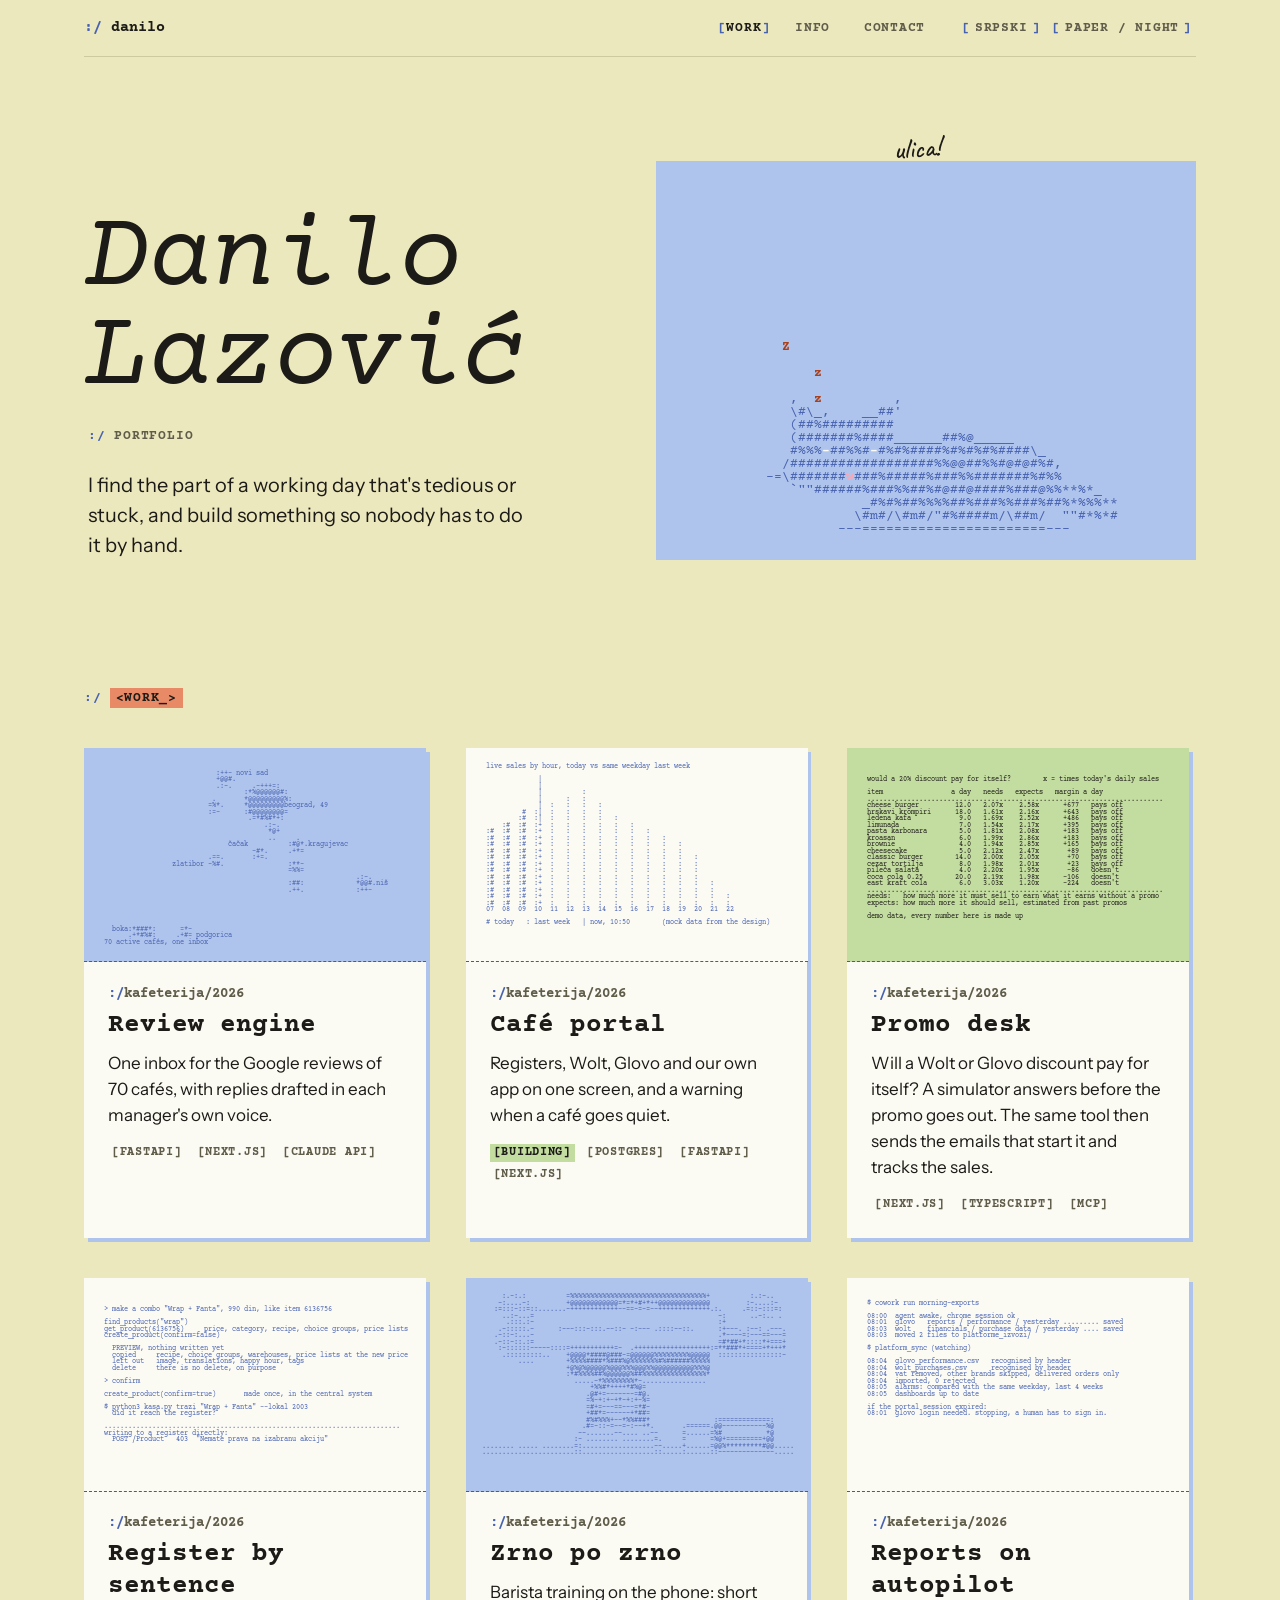
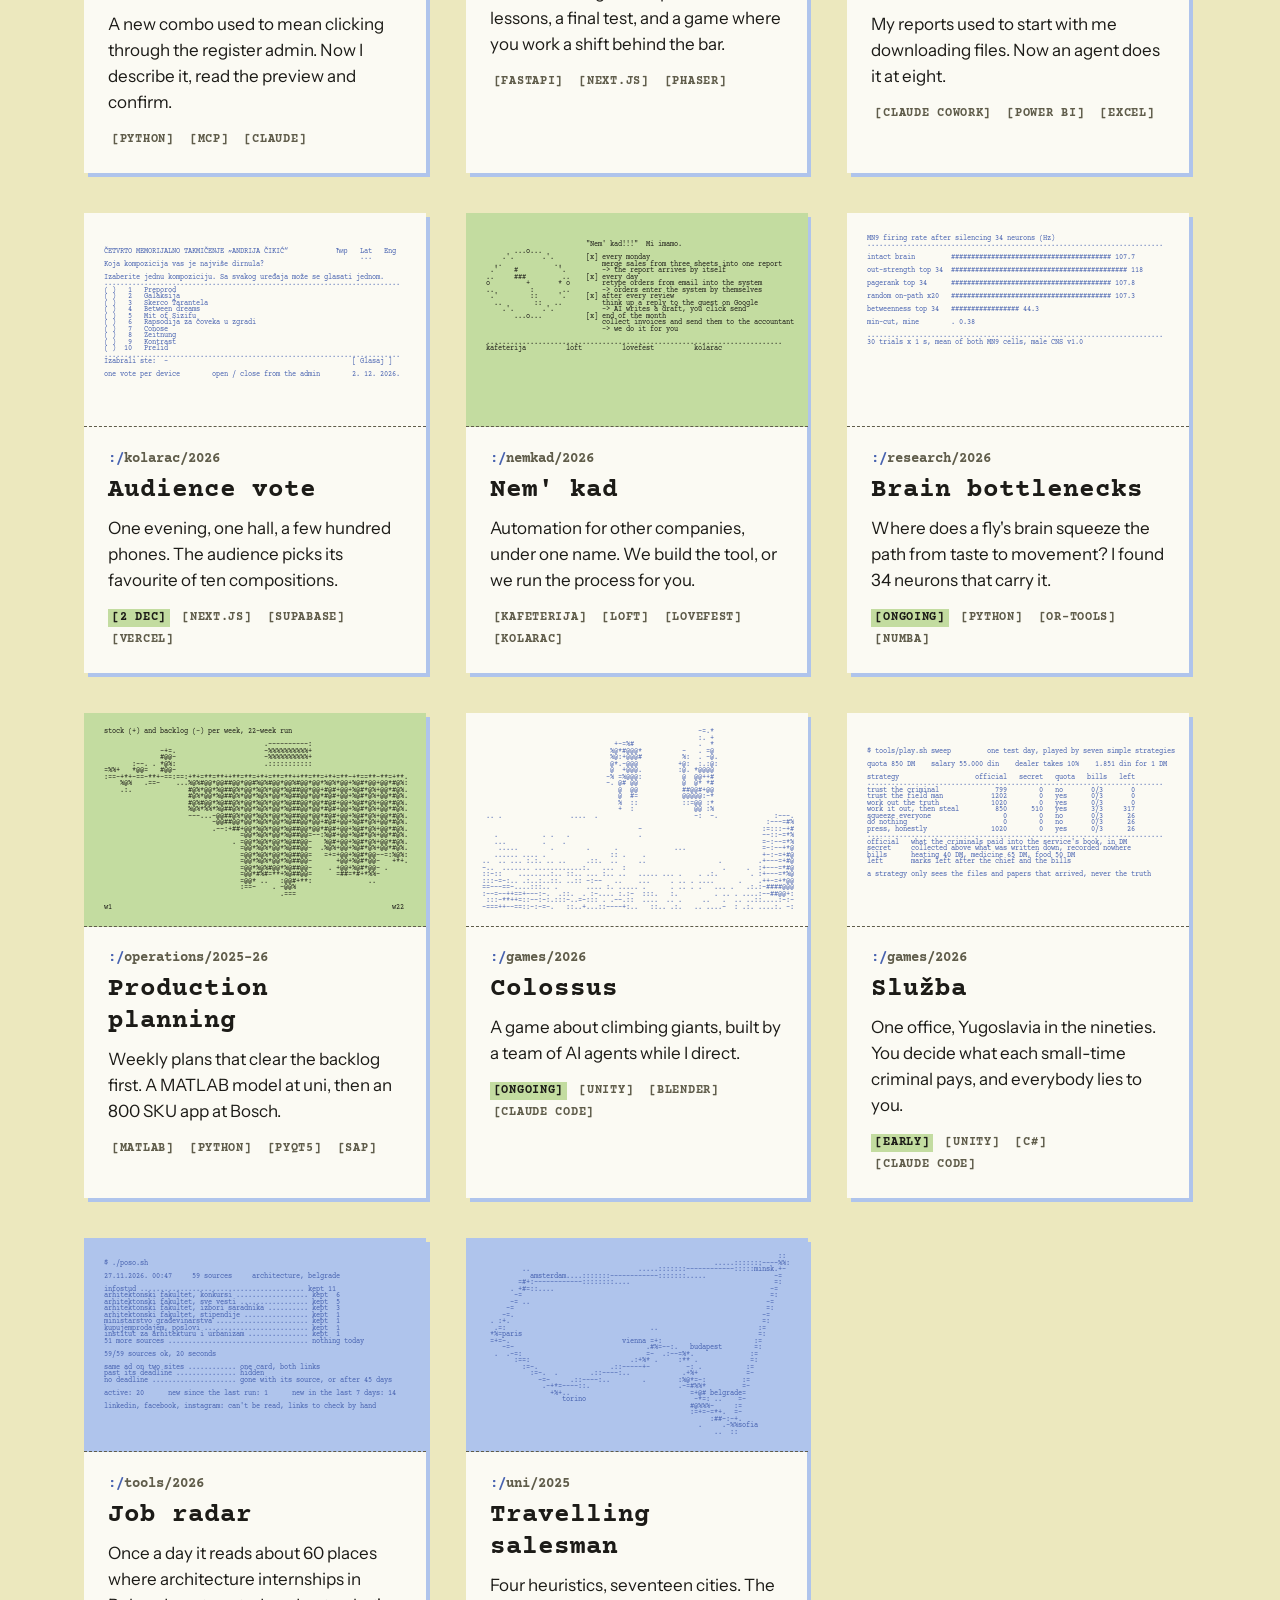
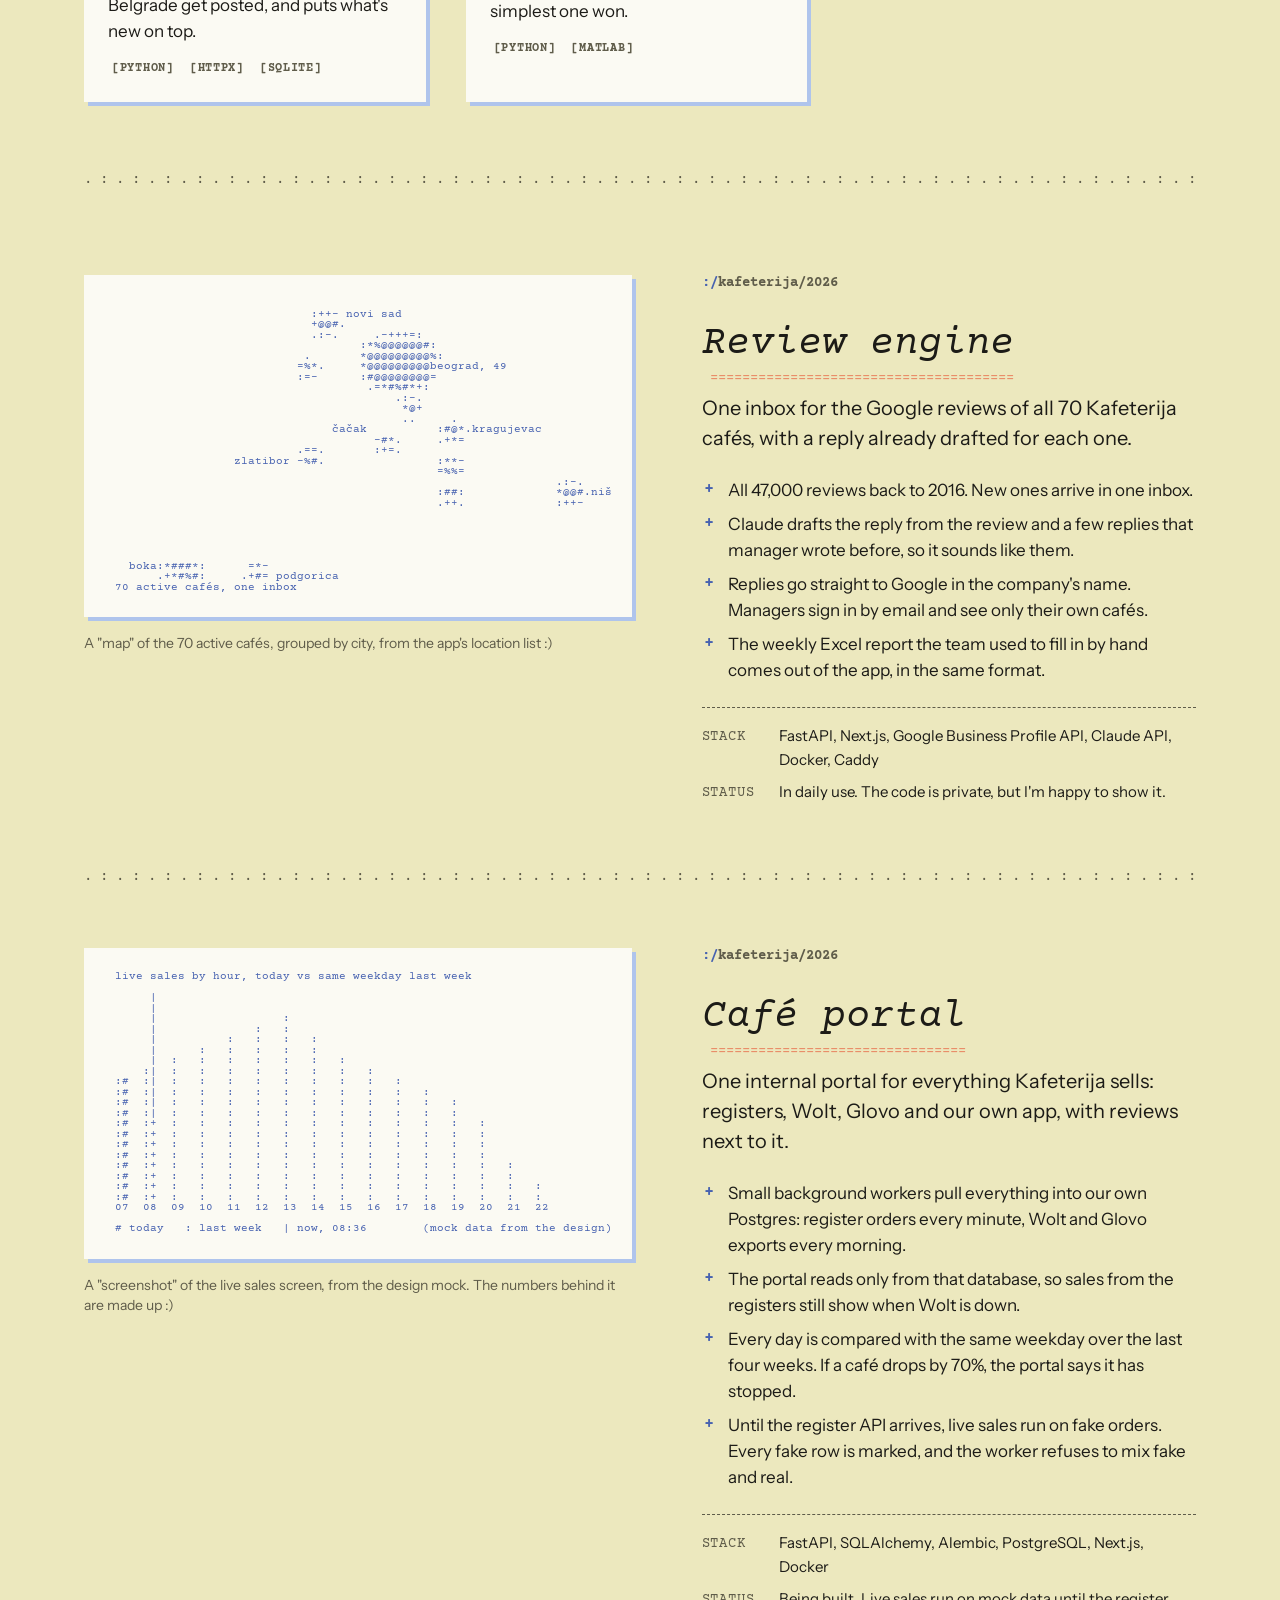
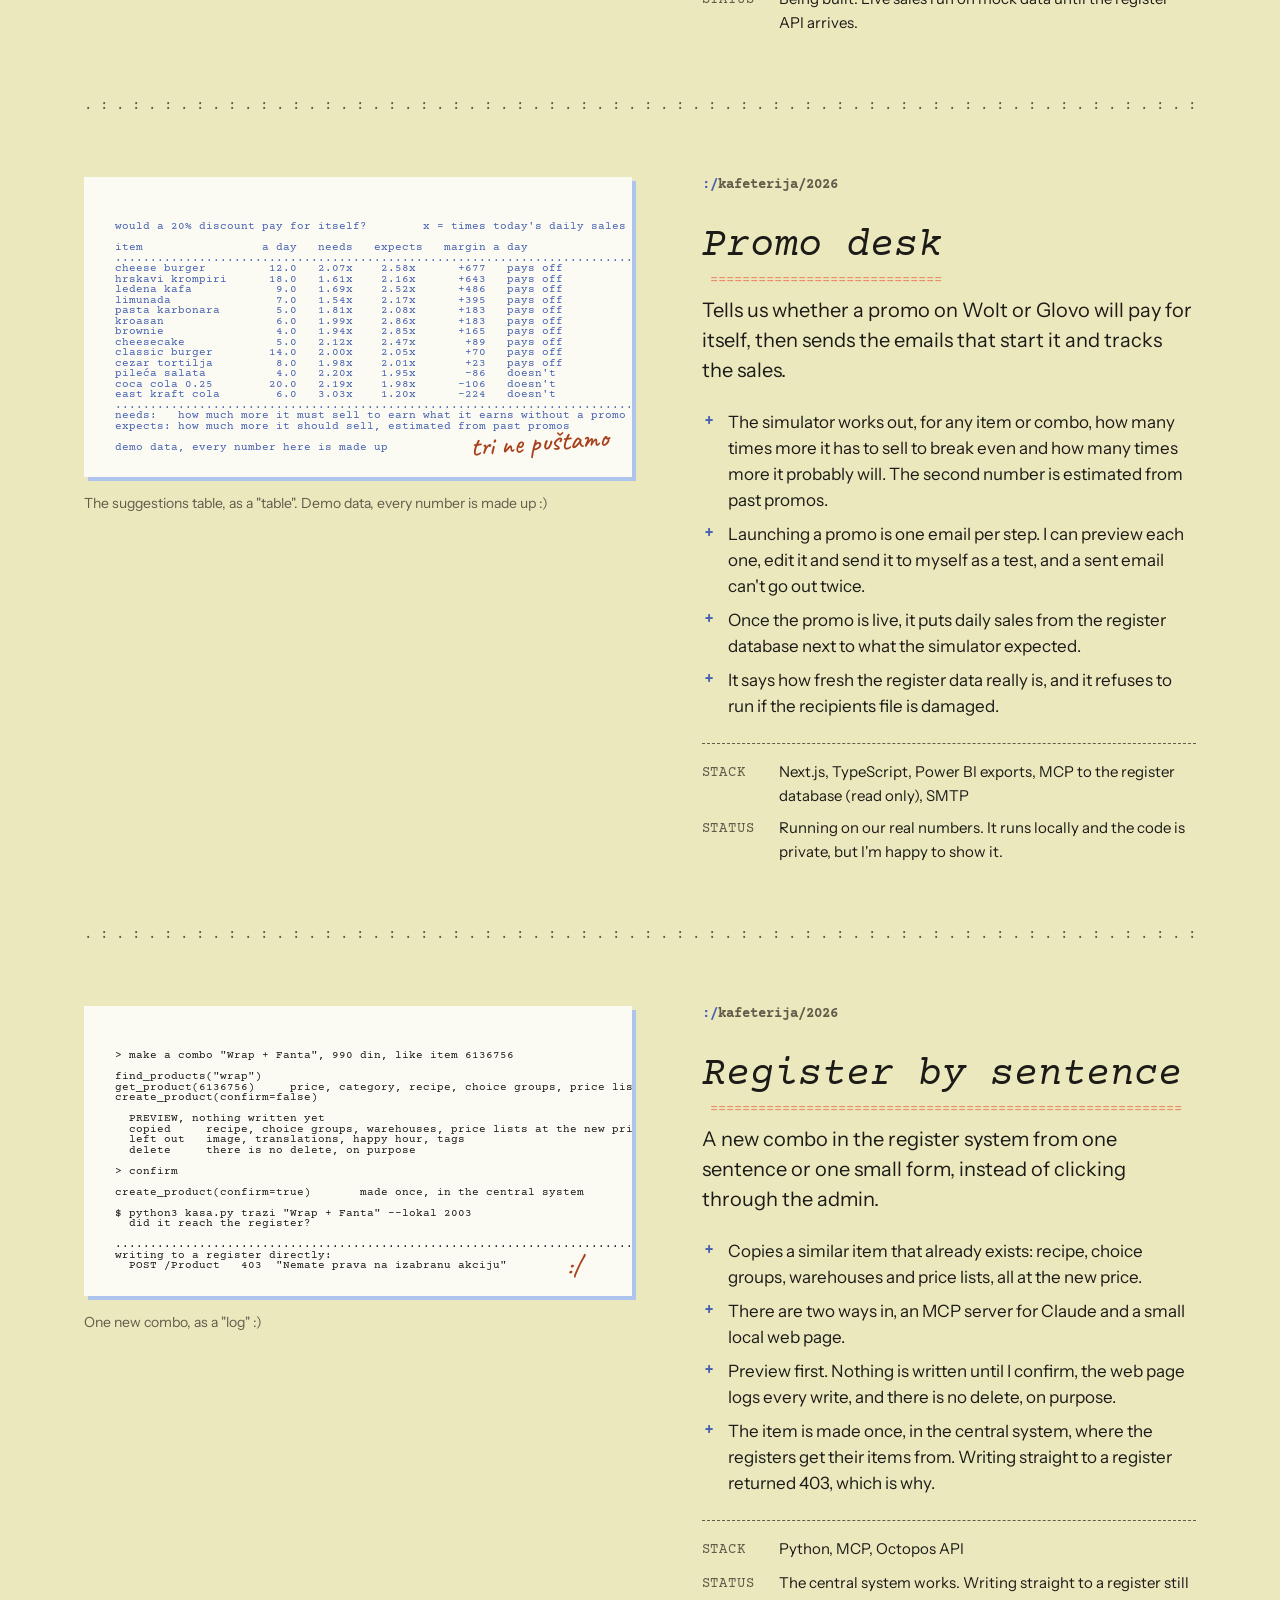
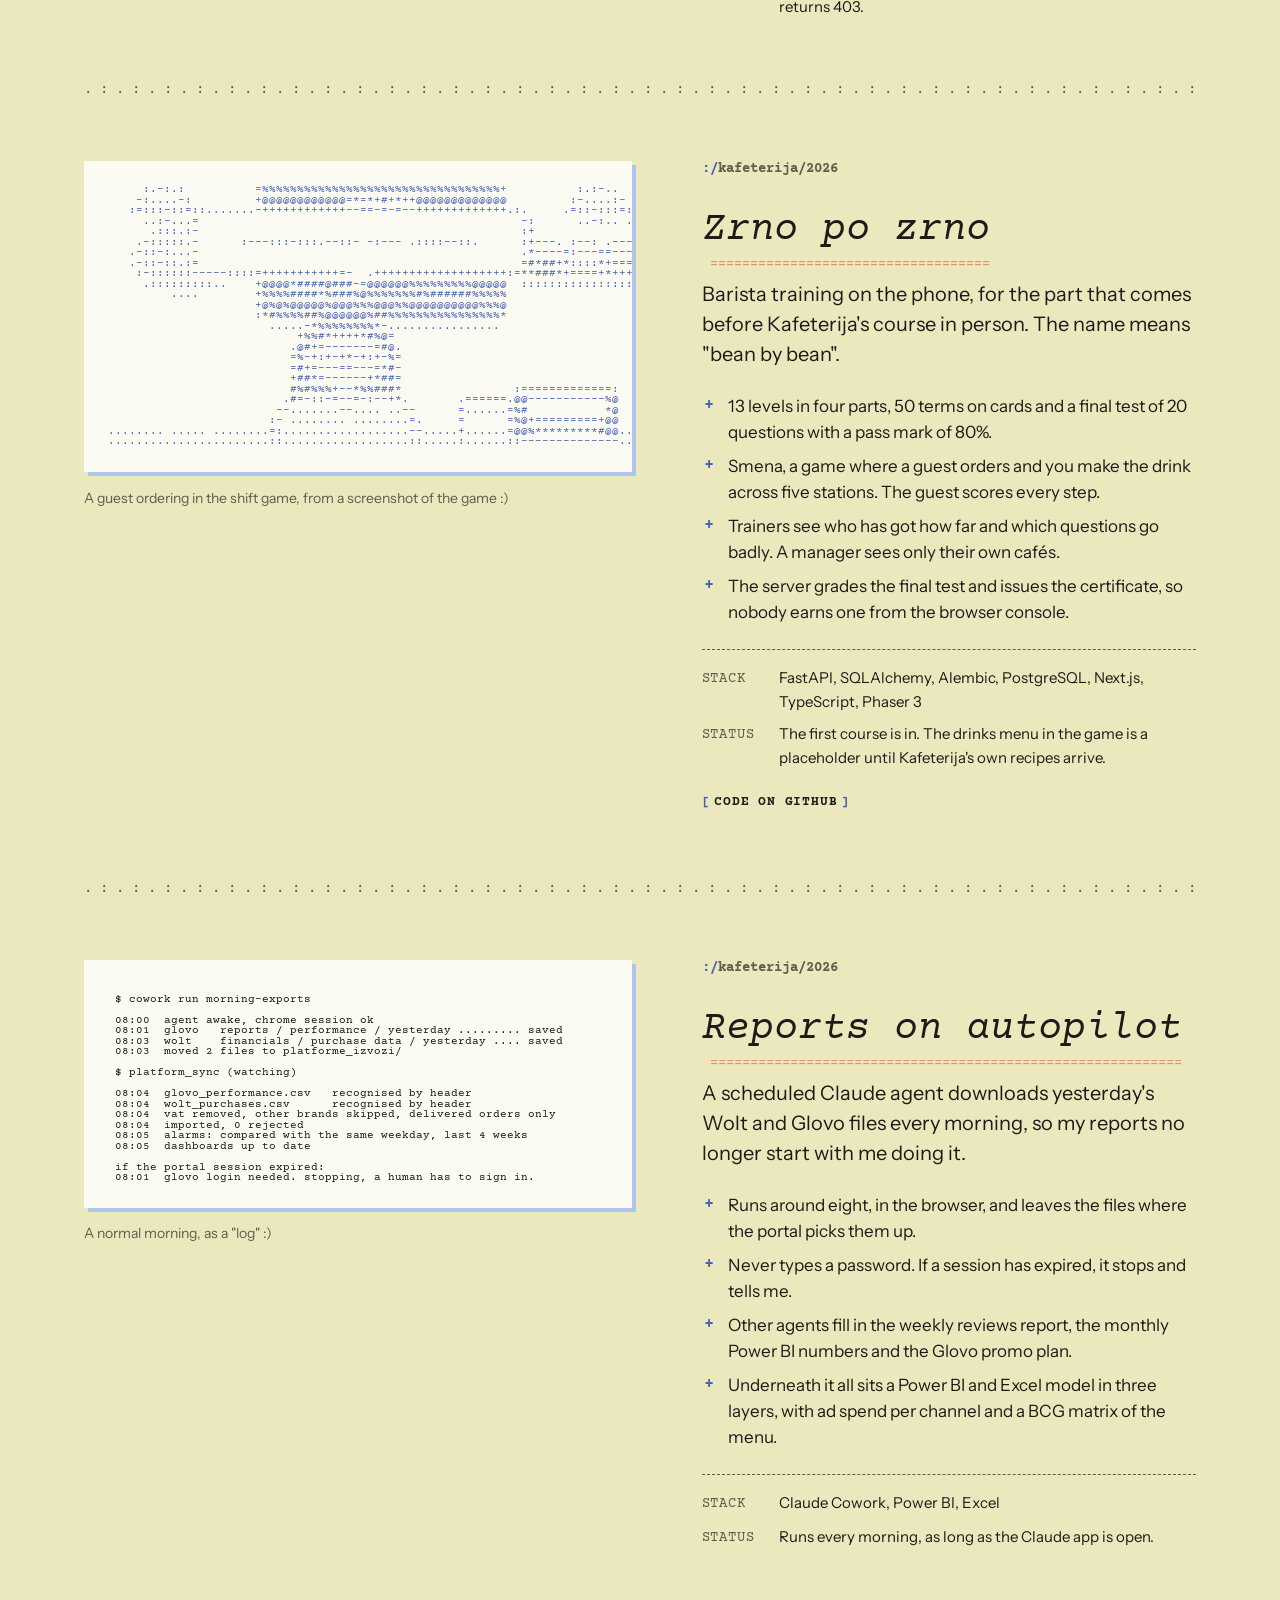
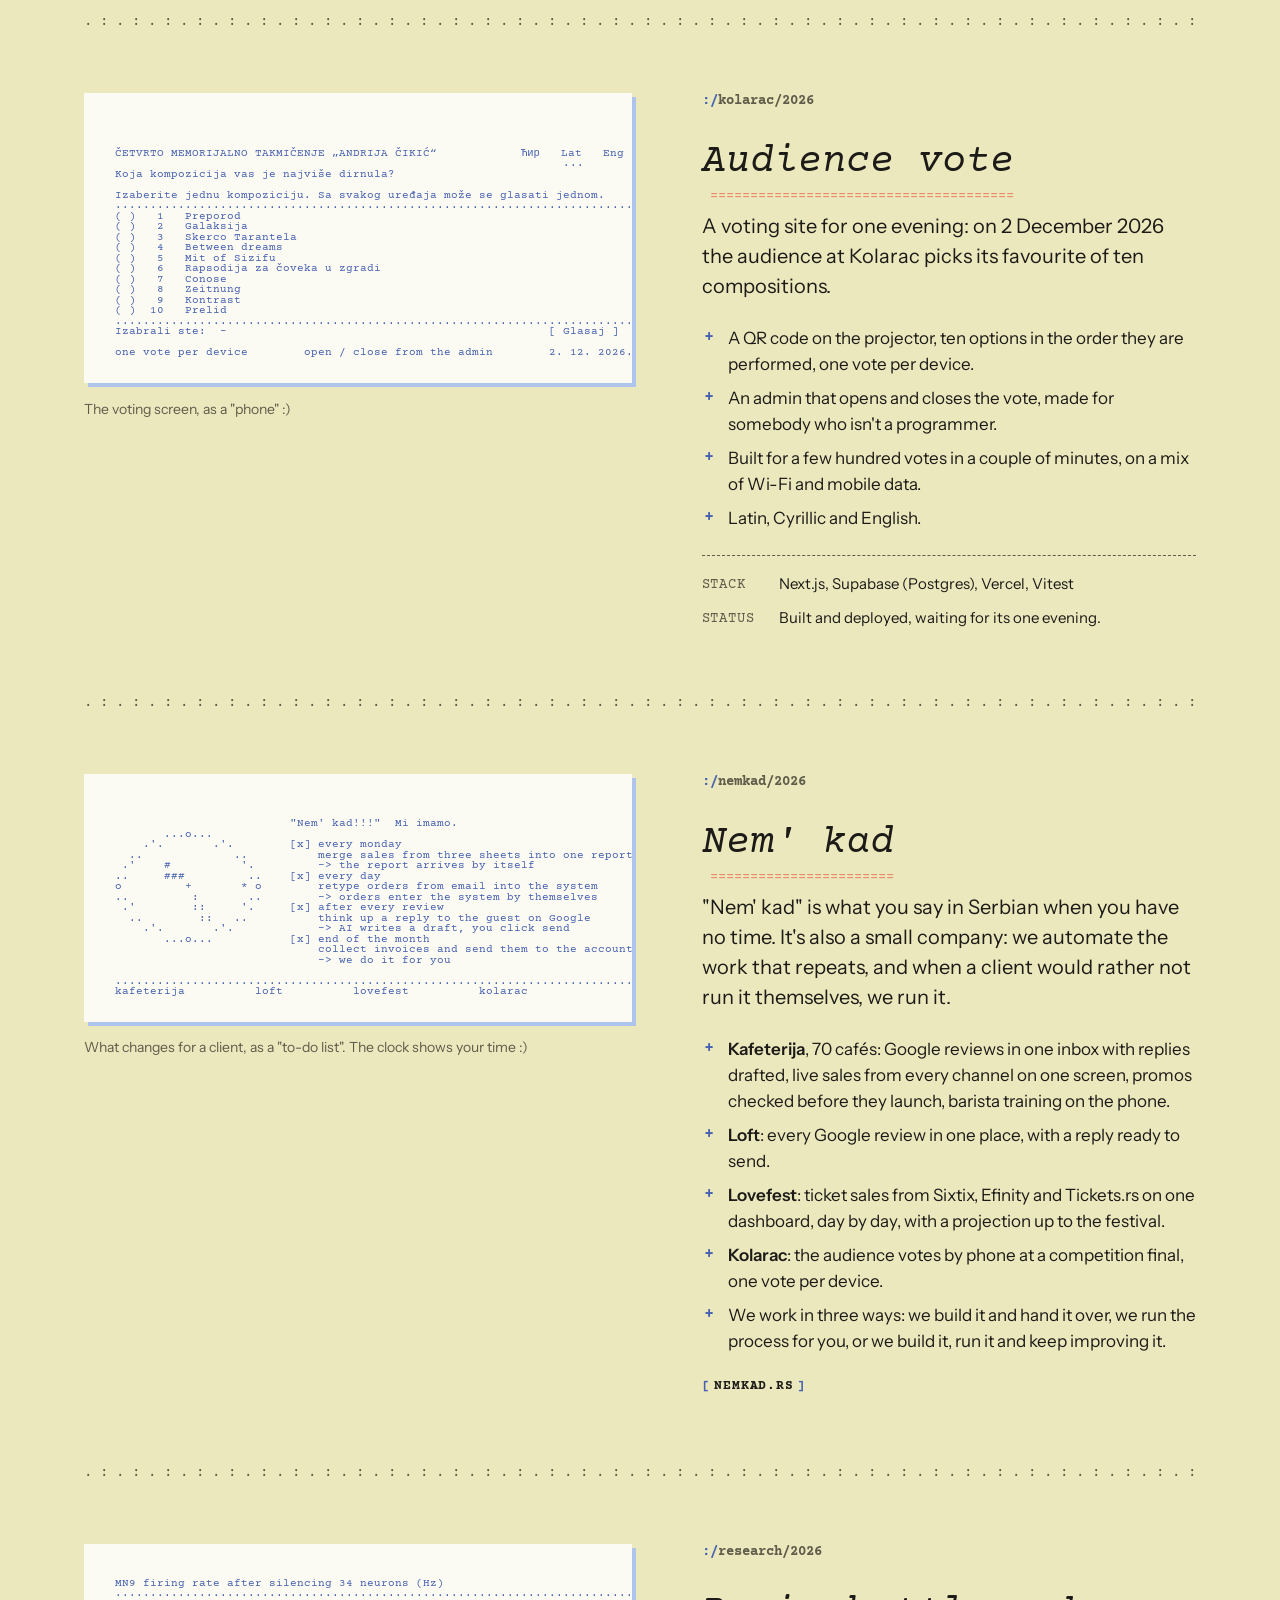
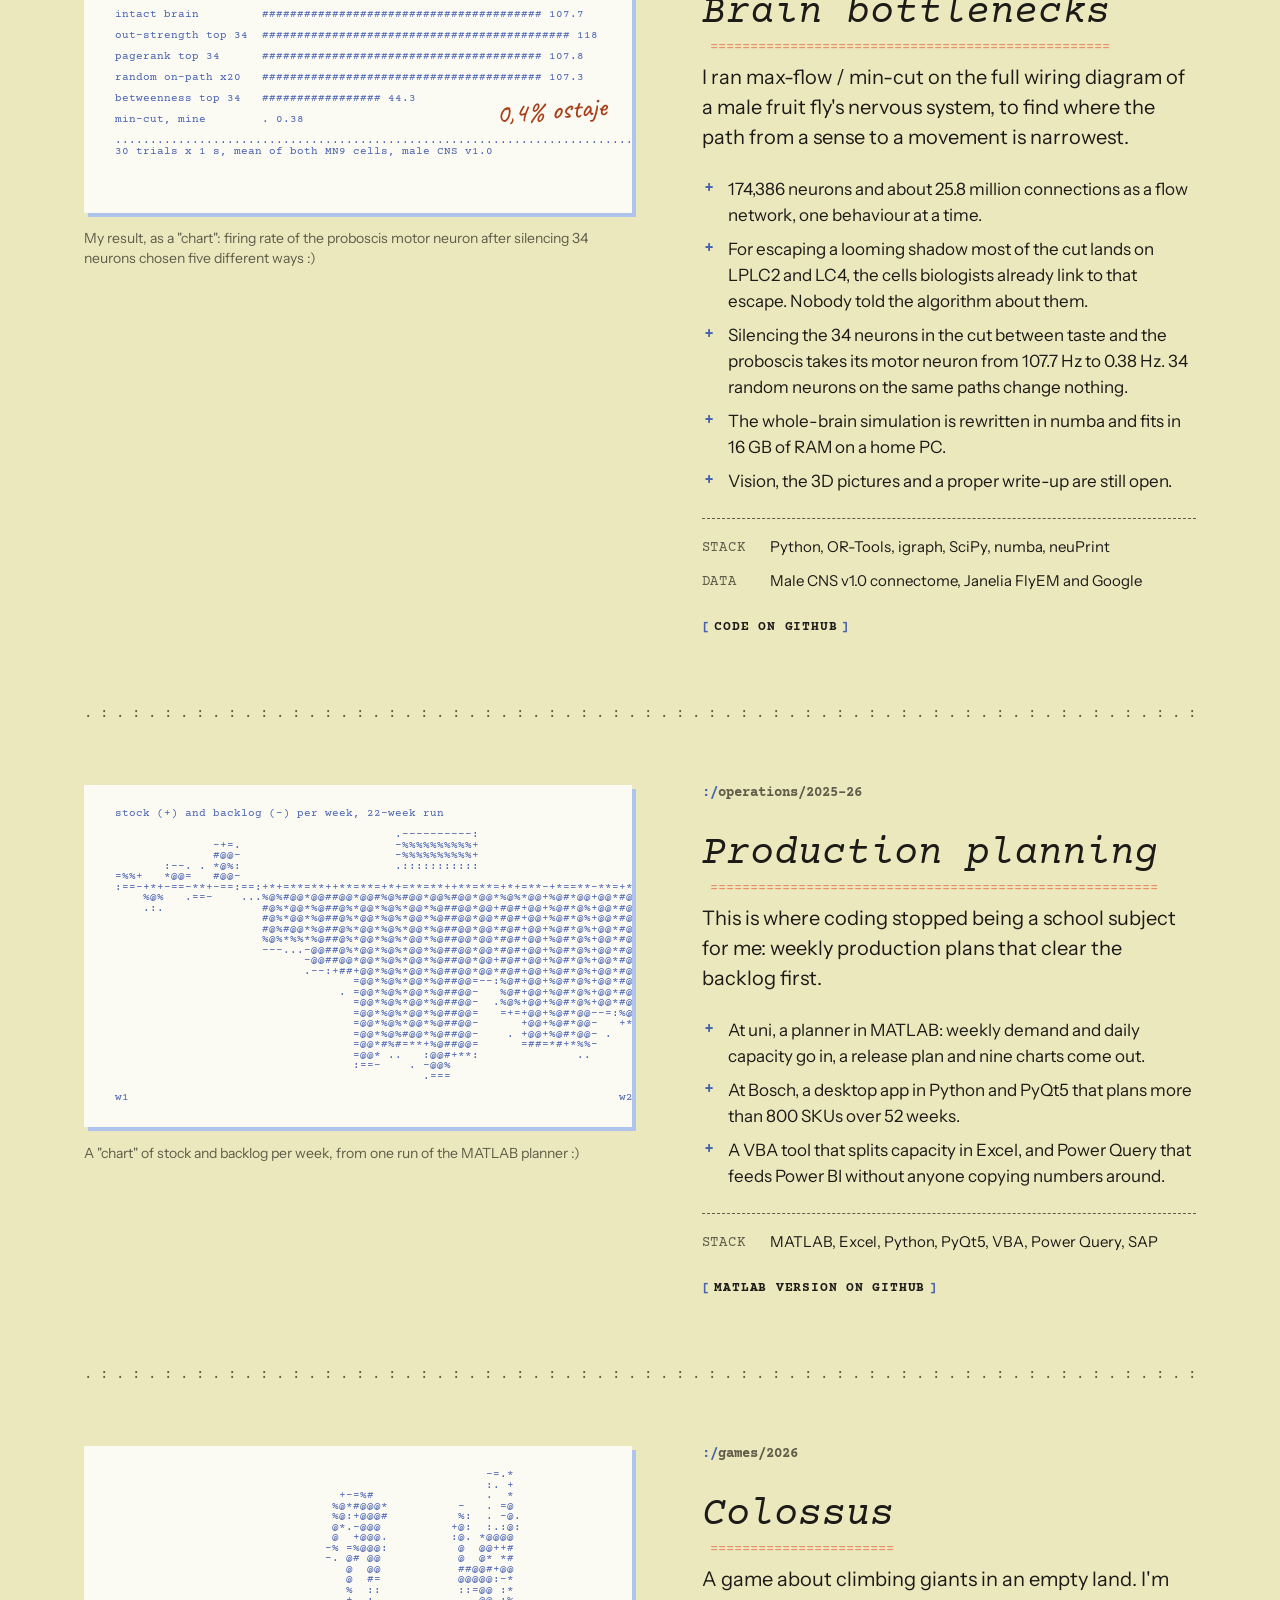
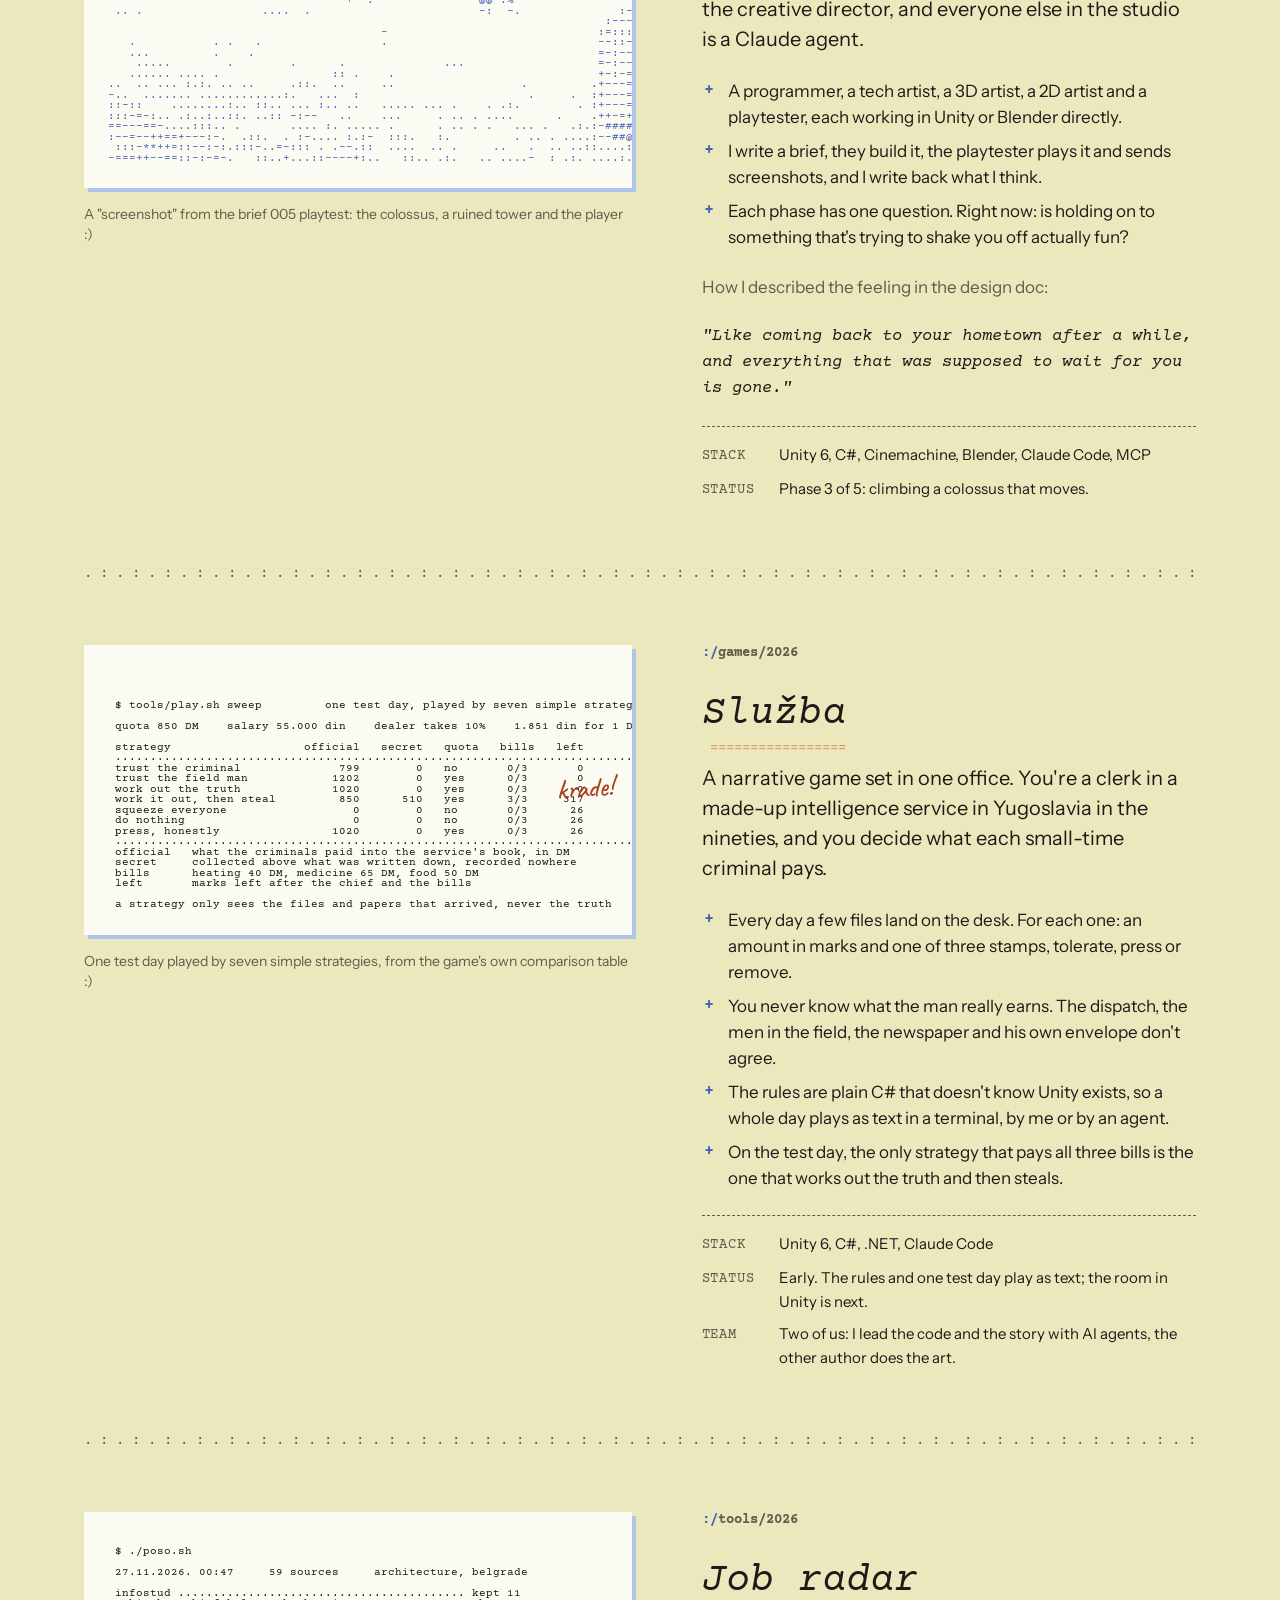
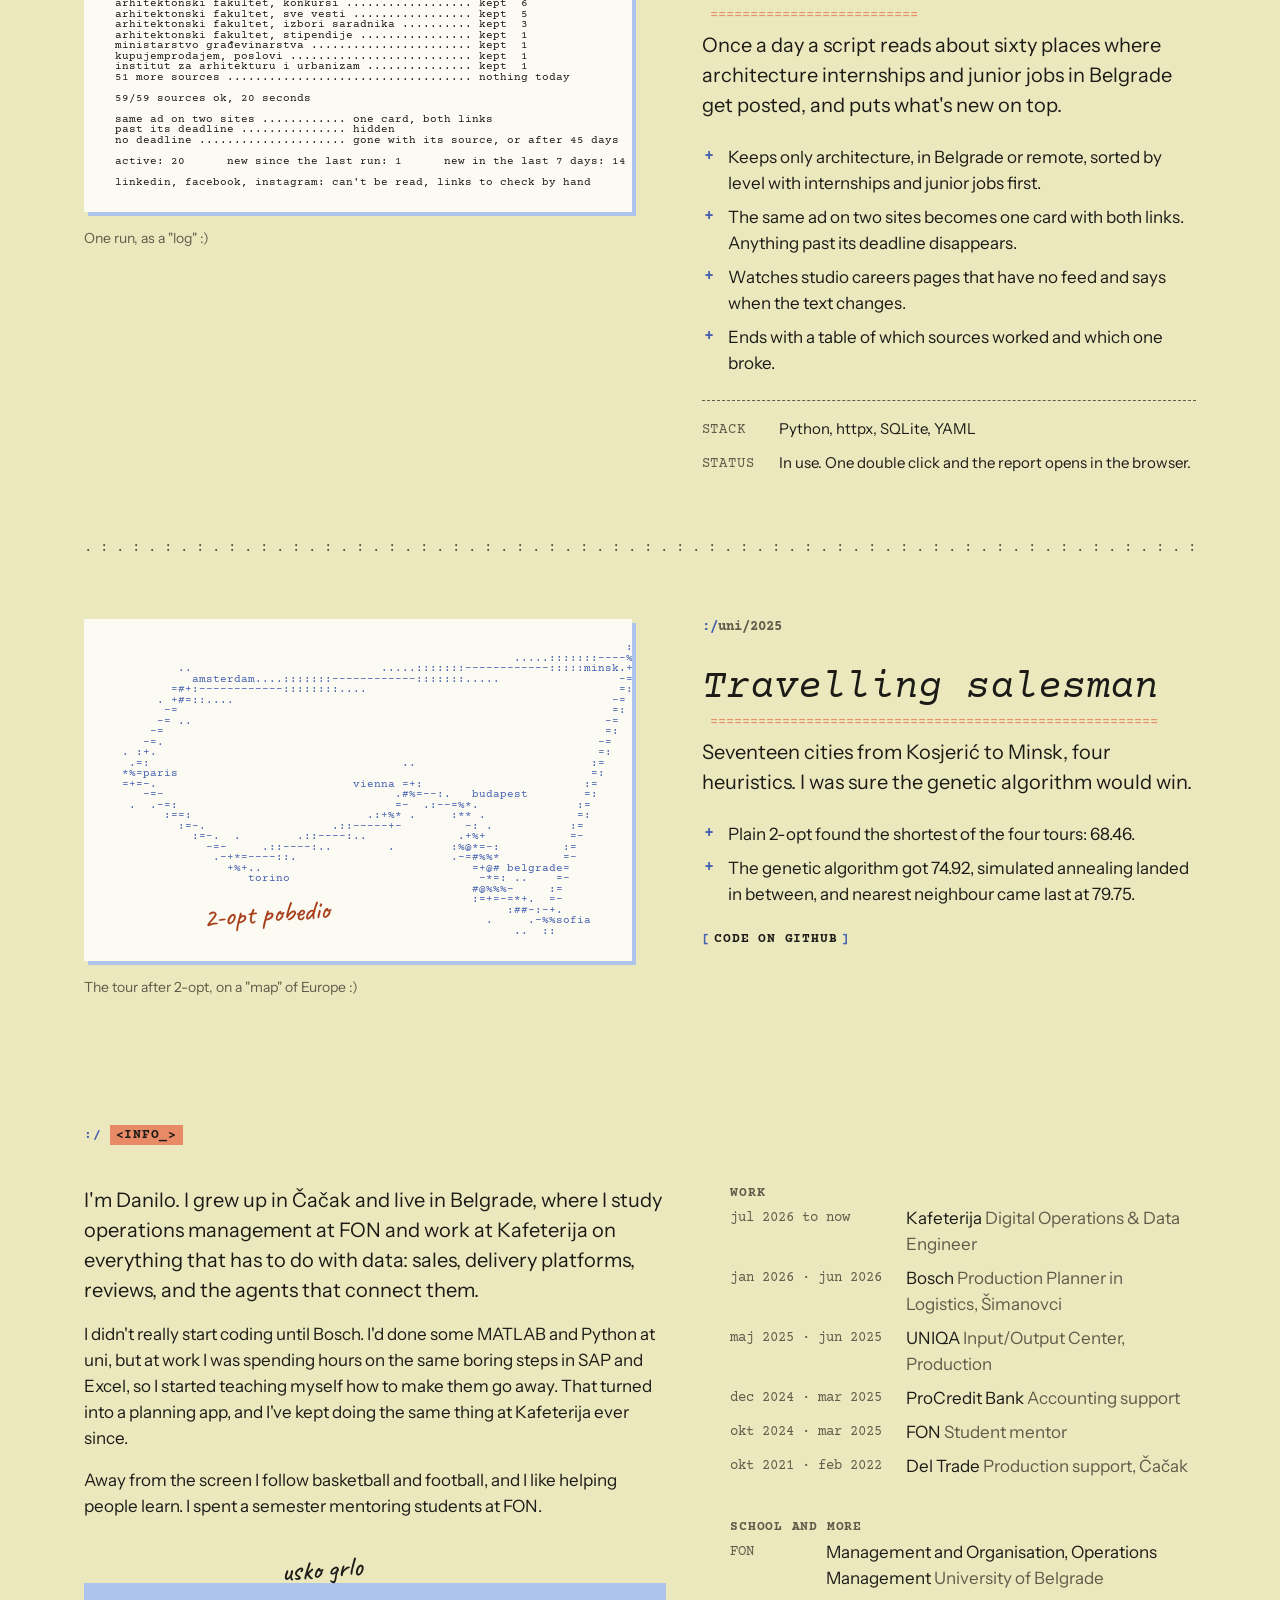
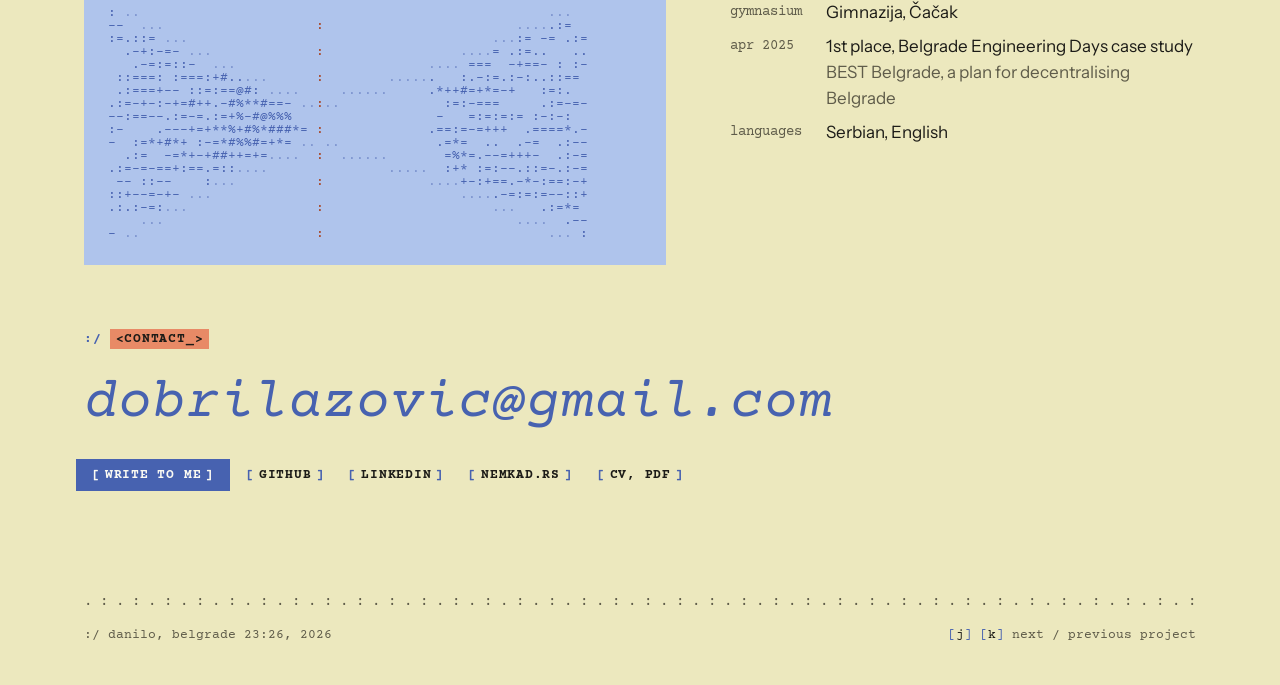
<file: index.html>
<!doctype html>
<html lang="en" data-lang="en">
<head>
  <meta charset="utf-8">
  <meta name="viewport" content="width=device-width, initial-scale=1">
  <title>Danilo Lazović :/ portfolio</title>
  <meta name="x-title-en" content="Danilo Lazović :/ portfolio">
  <meta name="x-title-sr" content="Danilo Lazović :/ portfolio">
  <meta name="description" content="Projects by Danilo Lazović: a review engine, data portal and promo desk for a 70 café chain, barista training on the phone, morning AI agents, a min-cut through the fruit fly brain, production planning and two games.">
  <meta name="author" content="Danilo Lazović">
  <meta name="theme-color" content="#ece8be" media="(prefers-color-scheme: light)">
  <meta name="theme-color" content="#17160f" media="(prefers-color-scheme: dark)">
  <link rel="canonical" href="https://danilo-lazovic.github.io/">
  <meta property="og:type" content="website">
  <meta property="og:title" content="Danilo Lazović :/ portfolio">
  <meta property="og:description" content="A review engine, a café data portal, a promo desk, barista training, morning agents, brain bottlenecks, production planning and two games.">
  <meta property="og:url" content="https://danilo-lazovic.github.io/">
  <meta property="og:image" content="https://danilo-lazovic.github.io/assets/img/og.png">
  <meta name="twitter:card" content="summary_large_image">
  <link rel="icon" href="assets/img/favicon.svg" type="image/svg+xml">

  <link rel="preconnect" href="https://fonts.googleapis.com">
  <link rel="preconnect" href="https://fonts.gstatic.com" crossorigin>
  <link href="https://fonts.googleapis.com/css2?family=Caveat:wght@500;600&family=Courier+Prime:ital,wght@0,400;0,700;1,400;1,700&family=Instrument+Sans:wght@400;500;600&display=swap" rel="stylesheet">
  <link rel="stylesheet" href="assets/css/tokens.css?v=10">
  <link rel="stylesheet" href="assets/css/ds.css?v=10">
  <link rel="stylesheet" href="assets/css/site.css?v=10">
  <script>
    (function () {
      try {
        var t = localStorage.getItem('theme'); if (t) document.documentElement.setAttribute('data-theme', t);
        var l = localStorage.getItem('lang');
        if (!l && /^(sr|hr|bs|me|sh)/i.test(navigator.language || '')) l = 'sr';
        if (l) document.documentElement.setAttribute('data-lang', l);
      } catch (e) {}
    })();
  </script>
</head>
<body class="dn-root">
<div class="page">

  <nav class="dn-nav" aria-label="Main">
    <a class="dn-nav__home" href="#top"><span>:/</span> danilo</a>
    <div class="nav-right">
      <ul>
        <li><a href="#work" aria-current="page"><span data-l="en">work</span><span data-l="sr">radovi</span></a></li>
        <li><a href="#info">info</a></li>
        <li><a href="#contact"><span data-l="en">contact</span><span data-l="sr">kontakt</span></a></li>
      </ul>
      <div class="toggles">
        <button class="dn-btn" type="button" data-toggle="lang"><span data-l="en">srpski</span><span data-l="sr">english</span></button>
        <button class="dn-btn" type="button" data-toggle="theme"><span data-l="en">paper / night</span><span data-l="sr">papir / noć</span></button>
      </div>
    </div>
  </nav>

  <main id="top">

    <header class="hero">
      <div>
        <h1 class="hero-name">Danilo<br>Lazović</h1>
        <p class="hero-path"><span>:/</span> portfolio</p>
        <p class="hero-line" data-l="en">I find the part of a working day that's tedious or stuck, and build something so nobody has to do it by hand.</p>
        <p class="hero-line" data-l="sr">Nađem deo radnog dana koji je dosadan ili zapinje i napravim nešto da to niko više ne radi ručno.</p>
      </div>
      <div class="hero-art">
        <pre class="cat-ascii" aria-label="Animated ASCII drawing of a street cat made of dots: it sleeps, wakes up wide-eyed, sits and licks its paw, then goes back to sleep"></pre>
        <span class="dn-note" style="left:44%" aria-hidden="true">ulica!</span>
      </div>
    </header>

    <!-- ====== WORK ====== -->
    <section class="sec" id="work">
      <div class="sec-head">
        <span class="dn-label"><span class="dn-label__path">:/</span><span class="dn-label__name"><span data-l="en">&lt;work<i class="cur">_</i>&gt;</span><span data-l="sr">&lt;radovi<i class="cur">_</i>&gt;</span></span></span>
      </div>

      <div class="grid">
        <a class="dn-card" href="#p01">
          <div class="dn-card__media dn-card__media--sky"><pre aria-hidden="true">

                             :++- novi sad
                             +@@#.
                             .:-.     .-+++=:
                                    :*%@@@@@@#:
                            .       *@@@@@@@@@%:
                           =%*.     *@@@@@@@@@beograd, 49
                           :=-      :#@@@@@@@@=
                                     .=*#%#*+:
                                         .:-.
                                          *@+
                                          ..     .
                                čačak          :#@*.kragujevac
                                      -#*.     .+*=
                           .==.       :+=.
                  zlatibor -%#.                :**-
                                               =%%=
                                                                .:-.
                                               :##:             *@@#.niš
                                               .++.             :++-





   boka:*###*:      =*-
       .+*#%#:     .+#= podgorica
 70 active cafés, one inbox</pre></div>
          <div class="dn-card__body">
            <p class="dn-card__meta path"><b>:/</b>kafeterija/2026</p>
            <h3 class="dn-card__title">Review engine</h3>
            <p class="dn-card__text" data-l="en">One inbox for the Google reviews of 70 cafés, with replies drafted in each manager's own voice.</p>
            <p class="dn-card__text" data-l="sr">Jedno sanduče za Google recenzije 70 kafića, sa odgovorima koji zvuče kao menadžer koji ih šalje.</p>
            <div class="dn-tags"><span class="dn-tag">fastapi</span><span class="dn-tag">next.js</span><span class="dn-tag">claude api</span></div>
          </div>
        </a>

        <a class="dn-card" href="#p02">
          <div class="dn-card__media"><pre aria-hidden="true" data-sales>
 live sales by hour, today vs same weekday last week

                              |
                          #   |
                      #  :#   |
                  #  :#  :#   |
              #  :#  :#  :#  :|
          #  :#  :#  :#  :#  :|
         :#  :#  :#  :#  :#  :|  :
     :#  :#  :#  :#  :#  :#  :|  :   :
 :#  :#  :#  :#  :#  :#  :#  :|  :   :   :
 :#  :#  :#  :#  :#  :#  :#  :|  :   :   :   :
 :#  :#  :#  :#  :#  :#  :#  :|  :   :   :   :   :
 :#  :#  :#  :#  :#  :#  :#  :+  :   :   :   :   :
 :#  :#  :#  :#  :#  :#  :#  :+  :   :   :   :   :   :
 :#  :#  :#  :#  :#  :#  :#  :+  :   :   :   :   :   :
 :#  :#  :#  :#  :#  :#  :#  :+  :   :   :   :   :   :
 :#  :#  :#  :#  :#  :#  :#  :+  :   :   :   :   :   :
 :#  :#  :#  :#  :#  :#  :#  :+  :   :   :   :   :   :   :
 :#  :#  :#  :#  :#  :#  :#  :+  :   :   :   :   :   :   :
 :#  :#  :#  :#  :#  :#  :#  :+  :   :   :   :   :   :   :   :
 :#  :#  :#  :#  :#  :#  :#  :+  :   :   :   :   :   :   :   :
 07  08  09  10  11  12  13  14  15  16  17  18  19  20  21  22

 # today   : last week   | now, 14:35        (mock data from the design)</pre></div>
          <div class="dn-card__body">
            <p class="dn-card__meta path"><b>:/</b>kafeterija/2026</p>
            <h3 class="dn-card__title">Café portal</h3>
            <p class="dn-card__text" data-l="en">Registers, Wolt, Glovo and our own app on one screen, and a warning when a café goes quiet.</p>
            <p class="dn-card__text" data-l="sr">Kase, Wolt, Glovo i naša aplikacija na jednom ekranu, i upozorenje kad neki kafić utihne.</p>
            <div class="dn-tags"><span class="dn-tag dn-tag--hot"><span data-l="en">building</span><span data-l="sr">gradim</span></span><span class="dn-tag">postgres</span><span class="dn-tag">fastapi</span><span class="dn-tag">next.js</span></div>
          </div>
        </a>

        <a class="dn-card" href="#p03">
          <div class="dn-card__media dn-card__media--sage"><pre aria-hidden="true">


 would a 20% discount pay for itself?        x = times today's daily sales

 item                 a day   needs   expects   margin a day
 ..........................................................................
 cheese burger         12.0   2.07x    2.58x      +677   pays off
 hrskavi krompiri      18.0   1.61x    2.16x      +643   pays off
 ledena kafa            9.0   1.69x    2.52x      +486   pays off
 limunada               7.0   1.54x    2.17x      +395   pays off
 pasta karbonara        5.0   1.81x    2.08x      +183   pays off
 kroasan                6.0   1.99x    2.86x      +183   pays off
 brownie                4.0   1.94x    2.85x      +165   pays off
 cheesecake             5.0   2.12x    2.47x       +89   pays off
 classic burger        14.0   2.00x    2.05x       +70   pays off
 cezar tortilja         8.0   1.98x    2.01x       +23   pays off
 pileća salata          4.0   2.20x    1.95x       -86   doesn't
 coca cola 0.25        20.0   2.19x    1.98x      -106   doesn't
 east kraft cola        6.0   3.03x    1.20x      -224   doesn't
 ..........................................................................
 needs:   how much more it must sell to earn what it earns without a promo
 expects: how much more it should sell, estimated from past promos

 demo data, every number here is made up
</pre></div>
          <div class="dn-card__body">
            <p class="dn-card__meta path"><b>:/</b>kafeterija/2026</p>
            <h3 class="dn-card__title">Promo desk</h3>
            <p class="dn-card__text" data-l="en">Will a Wolt or Glovo discount pay for itself? A simulator answers before the promo goes out. The same tool then sends the emails that start it and tracks the sales.</p>
            <p class="dn-card__text" data-l="sr">Da li se popust na Woltu ili Glovu isplati? Simulator odgovori pre nego što akcija krene. Isti alat zatim pošalje mejlove kojima se pušta i prati prodaju.</p>
            <div class="dn-tags"><span class="dn-tag">next.js</span><span class="dn-tag">typescript</span><span class="dn-tag">mcp</span></div>
          </div>
        </a>

        <a class="dn-card" href="#p04">
          <div class="dn-card__media"><pre aria-hidden="true">


 &gt; make a combo "Wrap + Fanta", 990 din, like item 6136756

 find_products("wrap")
 get_product(6136756)     price, category, recipe, choice groups, price lists
 create_product(confirm=false)

   PREVIEW, nothing written yet
   copied     recipe, choice groups, warehouses, price lists at the new price
   left out   image, translations, happy hour, tags
   delete     there is no delete, on purpose

 &gt; confirm

 create_product(confirm=true)       made once, in the central system

 $ python3 kasa.py trazi "Wrap + Fanta" --lokal 2003
   did it reach the register?

 ..........................................................................
 writing to a register directly:
   POST /Product   403  "Nemate prava na izabranu akciju"
</pre></div>
          <div class="dn-card__body">
            <p class="dn-card__meta path"><b>:/</b>kafeterija/2026</p>
            <h3 class="dn-card__title">Register by sentence</h3>
            <p class="dn-card__text" data-l="en">A new combo used to mean clicking through the register admin. Now I describe it, read the preview and confirm.</p>
            <p class="dn-card__text" data-l="sr">Novi kombo je značio klikanje po adminu kase. Sada ga opišem, pročitam pregled i potvrdim.</p>
            <div class="dn-tags"><span class="dn-tag">python</span><span class="dn-tag">mcp</span><span class="dn-tag">claude</span></div>
          </div>
        </a>

        <a class="dn-card" href="#p05">
          <div class="dn-card__media dn-card__media--sky"><pre aria-hidden="true">
     :.-:.:          =%%%%%%%%%%%%%%%%%%%%%%%%%%%%%%%%%%+          :.:-..
    -:....-:         +@@@@@@@@@@@@=*=*+#+*++@@@@@@@@@@@@@         :-....:-
   :=:::-::=::.......-++++++++++++--==-=-=--+++++++++++++.:.     .=::-:::=:
     ..:-...=                                              -:      ..-:.. .
      .:::.:-                                              :+
    .-:::::.-      :---:::-:::.--::- -:--- .::::--::.      :+---. :--: .---.
   .-::-:...-                                              .*----=:---==---=
   .-::-::.:=                                              =#*##+*::::*+===+
    :-::::::-----::::=+++++++++++=-  .+++++++++++++++++++:=**###*+====+*+++*
     .:::::::::..    +@@@@*####@###-=@@@@@@%%%%%%%%%@@@@@  ::::::::::::::::-
         ....        +%%%%####*%###%@%%%%%%%#%######%%%%%
                     +@%@%@@@@@%@@@%%%@@@%%@@@@@@@@@@%%%@
                     :*#%%%%##%@@@@@@%##%%%%%%%%%%%%%%%%*
                       .....-*%%%%%%%%*-................
                           +%%#*++++*#%@=
                          .@#+=-------=#@.
                          =%-+:+-+*-+:+-%=
                          =#+=---==---=*#-
                          +##*=------+*##=
                          #%#%%%+--*%%###*                :=============:
                         .#=-::-=--=-:--+*.       .======.@@-----------%@
                        --.......--.... ..--      =......=%#           *@
                       :- ........ ........=.     =      =%@+=========+@@
........ ..... ........=:..................--.....+......=@@%*********#@@.....
.......................::..................::.....:......::--------------.....
</pre></div>
          <div class="dn-card__body">
            <p class="dn-card__meta path"><b>:/</b>kafeterija/2026</p>
            <h3 class="dn-card__title">Zrno po zrno</h3>
            <p class="dn-card__text" data-l="en">Barista training on the phone: short lessons, a final test, and a game where you work a shift behind the bar.</p>
            <p class="dn-card__text" data-l="sr">Obuka barista na telefonu: kratke lekcije, završni test i igra u kojoj odradiš smenu za šankom.</p>
            <div class="dn-tags"><span class="dn-tag">fastapi</span><span class="dn-tag">next.js</span><span class="dn-tag">phaser</span></div>
          </div>
        </a>

        <a class="dn-card" href="#p06">
          <div class="dn-card__media"><pre aria-hidden="true">

 $ cowork run morning-exports

 08:00  agent awake, chrome session ok
 08:01  glovo   reports / performance / yesterday ......... saved
 08:03  wolt    financials / purchase data / yesterday .... saved
 08:03  moved 2 files to platforme_izvozi/

 $ platform_sync (watching)

 08:04  glovo_performance.csv   recognised by header
 08:04  wolt_purchases.csv      recognised by header
 08:04  vat removed, other brands skipped, delivered orders only
 08:04  imported, 0 rejected
 08:05  alarms: compared with the same weekday, last 4 weeks
 08:05  dashboards up to date

 if the portal session expired:
 08:01  glovo login needed. stopping, a human has to sign in.
</pre></div>
          <div class="dn-card__body">
            <p class="dn-card__meta path"><b>:/</b>kafeterija/2026</p>
            <h3 class="dn-card__title">Reports on autopilot</h3>
            <p class="dn-card__text" data-l="en">My reports used to start with me downloading files. Now an agent does it at eight.</p>
            <p class="dn-card__text" data-l="sr">Moji izveštaji su počinjali tako što sam skidao fajlove. Sada to radi agent u osam.</p>
            <div class="dn-tags"><span class="dn-tag">claude cowork</span><span class="dn-tag">power bi</span><span class="dn-tag">excel</span></div>
          </div>
        </a>

        <a class="dn-card" href="#p07">
          <div class="dn-card__media"><pre aria-hidden="true">



 ČETVRTO MEMORIJALNO TAKMIČENJE „ANDRIJA ČIKIĆ“            Ћир   Lat   Eng
                                                                 ...
 Koja kompozicija vas je najviše dirnula?

 Izaberite jednu kompoziciju. Sa svakog uređaja može se glasati jednom.
 ..........................................................................
 ( )   1   Preporod
 ( )   2   Galaksija
 ( )   3   Skerco Tarantela
 ( )   4   Between dreams
 ( )   5   Mit of Sizifu
 ( )   6   Rapsodija za čoveka u zgradi
 ( )   7   Conose
 ( )   8   Zeitnung
 ( )   9   Kontrast
 ( )  10   Prelid
 ..........................................................................
 Izabrali ste:  -                                              [ Glasaj ]

 one vote per device        open / close from the admin        2. 12. 2026.
</pre></div>
          <div class="dn-card__body">
            <p class="dn-card__meta path"><b>:/</b>kolarac/2026</p>
            <h3 class="dn-card__title">Audience vote</h3>
            <p class="dn-card__text" data-l="en">One evening, one hall, a few hundred phones. The audience picks its favourite of ten compositions.</p>
            <p class="dn-card__text" data-l="sr">Jedno veče, jedna sala, nekoliko stotina telefona. Publika bira omiljenu među deset kompozicija.</p>
            <div class="dn-tags"><span class="dn-tag dn-tag--hot"><span data-l="en">2 dec</span><span data-l="sr">2. dec</span></span><span class="dn-tag">next.js</span><span class="dn-tag">supabase</span><span class="dn-tag">vercel</span></div>
          </div>
        </a>

        <a class="dn-card" href="#p08">
          <div class="dn-card__media dn-card__media--sage"><pre aria-hidden="true" data-clock>


                          "Nem' kad!!!"  Mi imamo.
        ...o...
     .'.       .'.        [x] every monday
   ..             ..          merge sales from three sheets into one report
  .'             ::'.         -&gt; the report arrives by itself
 ..    ###   :::::  ..    [x] every day
 o        #+::       o        retype orders from email into the system
 ..                 ..        -&gt; orders enter the system by themselves
  .'               '.     [x] after every review
   ..             ..          think up a reply to the guest on Google
     .'.   *   .'.            -&gt; AI writes a draft, you click send
        ...o...           [x] end of the month
                              collect invoices and send them to the accountant
                              -&gt; we do it for you

 ..........................................................................
 kafeterija          loft          lovefest          kolarac
</pre></div>
          <div class="dn-card__body">
            <p class="dn-card__meta path"><b>:/</b>nemkad/2026</p>
            <h3 class="dn-card__title">Nem' kad</h3>
            <p class="dn-card__text" data-l="en">Automation for other companies, under one name. We build the tool, or we run the process for you.</p>
            <p class="dn-card__text" data-l="sr">Automatizacija za druge firme, pod jednim imenom. Napravimo alat ili vodimo proces umesto vas.</p>
            <div class="dn-tags"><span class="dn-tag">kafeterija</span><span class="dn-tag">loft</span><span class="dn-tag">lovefest</span><span class="dn-tag">kolarac</span></div>
          </div>
        </a>

        <a class="dn-card" href="#p09">
          <div class="dn-card__media"><pre aria-hidden="true">

 MN9 firing rate after silencing 34 neurons (Hz)
 ..........................................................................

 intact brain         ######################################## 107.7

 out-strength top 34  ############################################ 118

 pagerank top 34      ######################################## 107.8

 random on-path x20   ######################################## 107.3

 betweenness top 34   ################# 44.3

 min-cut, mine        . 0.38

 ..........................................................................
 30 trials x 1 s, mean of both MN9 cells, male CNS v1.0



</pre></div>
          <div class="dn-card__body">
            <p class="dn-card__meta path"><b>:/</b><span data-l="en">research</span><span data-l="sr">istraživanje</span>/2026</p>
            <h3 class="dn-card__title">Brain bottlenecks</h3>
            <p class="dn-card__text" data-l="en">Where does a fly's brain squeeze the path from taste to movement? I found 34 neurons that carry it.</p>
            <p class="dn-card__text" data-l="sr">Gde mozak mušice sabija put od ukusa do pokreta? Našao sam 34 neurona koji ga nose.</p>
            <div class="dn-tags"><span class="dn-tag dn-tag--hot"><span data-l="en">ongoing</span><span data-l="sr">u toku</span></span><span class="dn-tag">python</span><span class="dn-tag">or-tools</span><span class="dn-tag">numba</span></div>
          </div>
        </a>

        <a class="dn-card" href="#p10">
          <div class="dn-card__media dn-card__media--sage"><pre aria-hidden="true">
 stock (+) and backlog (-) per week, 22-week run

                                         .----------:
               -+=.                      -%%%%%%%%%%+
               #@@-                      -%%%%%%%%%%+
        :--. . *@%:                      .:::::::::::
 =%%+   *@@=   #@@-
 :==-+*+-==-**+-==:==:+*+=**=**++**=**=+*+=**=**++**=**=+*+=**-+*==**-**=+**.
     %@%   .==-    ...%@%#@@*@@##@@*@@#%@%#@@*@@%#@@*@@*%@%*@@+%@#*@@+@@*#@%:
     .:.              #@%*@@*%@##@%*@@*%@%*@@*%@##@@*@@+#@#+@@+%@#*@%+@@*#@%.
                      #@%*@@*%@##@%*@@*%@%*@@*%@##@@*@@*#@#+@@+%@#*@%+@@*#@%.
                      #@%#@@*%@##@%*@@*%@%*@@*%@##@@*@@*#@#+@@+%@#*@%+@@*#@%.
                      %@%*%%*%@##@%*@@*%@%*@@*%@##@@*@@*#@#+@@+%@#*@%+@@*#@%.
                      ---...-@@##@%*@@*%@%*@@*%@##@@*@@*#@#+@@+%@#*@%+@@*#@%.
                            -@@##@@*@@*%@%*@@*%@##@@*@@+#@#+@@+%@#*@%+@@*#@%.
                            .--:+##+@@*%@%*@@*%@##@@*@@*#@#+@@+%@#*@%+@@*#@%.
                                   =@@*%@%*@@*%@##@@=--:%@#+@@+%@#*@%+@@*#@%.
                                 . =@@*%@%*@@*%@##@@-   %@#+@@+%@#*@%+@@*#@%.
                                   =@@*%@%*@@*%@##@@-  .%@%+@@+%@#*@%+@@*#@%.
                                   =@@*%@%*@@*%@##@@=   =+=+@@+%@#*@@--=:%@%:
                                   =@@*%@%*@@*%@##@@-      +@@+%@#*@@-   +*+.
                                   =@@*%@%#@@*%@##@@-    . +@@+%@#*@@- .
                                   =@@*#%#=**+%@##@@=      =##=*#+*%%-
                                   =@@* ..   :@@#+**:              ..
                                   :==-    . -@@%
                                             .===

 w1                                                                      w22</pre></div>
          <div class="dn-card__body">
            <p class="dn-card__meta path"><b>:/</b><span data-l="en">operations</span><span data-l="sr">operacije</span>/2025-26</p>
            <h3 class="dn-card__title">Production planning</h3>
            <p class="dn-card__text" data-l="en">Weekly plans that clear the backlog first. A MATLAB model at uni, then an 800 SKU app at Bosch.</p>
            <p class="dn-card__text" data-l="sr">Nedeljni planovi koji prvo skidaju backlog. MATLAB model na faksu, pa aplikacija za 800 artikala u Boschu.</p>
            <div class="dn-tags"><span class="dn-tag">matlab</span><span class="dn-tag">python</span><span class="dn-tag">pyqt5</span><span class="dn-tag">sap</span></div>
          </div>
        </a>

        <a class="dn-card" href="#p11">
          <div class="dn-card__media"><pre aria-hidden="true">
                                                      -=.*
                                                      :. +
                                 +-=%#                .  *
                                %@*#@@@*          -   . =@
                                %@:+@@@#          %:  . -@.
                                @*.-@@@          +@:  :.:@:
                                @  +@@@.         :@. *@@@@
                               -% =%@@@:          @  @@++#
                               -. @# @@           @  @* *#
                                  @  @@           ##@@#+@@
                                  @  #=           @@@@@:-*
                                  %  ::           ::=@@ :*
                                  +  :               @@ :%
 .. .                 ....  .                        -:  -.              :---.
                                                                       :---=#%
                                       -                              :=:::-+#
   .           . .   .                 .                              --::-=*%
   ...         .    .                                                 =-:--=*%
    .....        .        .      .              ...                   =-:--+*@
   ...... .... .                :: .    .                             +-:-=+#@
..  .. ... :.:. .. ..     .::.  ..     ..                  .         .+---=+#@
-..  ....... ............:.   ...  :                        .     .  :+---=*#@
::-::    ........:.. ::.. ... :.. ..   ..... ... .    . .:.        . :+---=*%@
:::-=-:.. .:..:..::. ..:: -:--   ..    ...     . .. . ....      .    .++-=+*@@
==---==-....:::.. .       .... :. ..... .      . .. . .   ... .   .:.:-####@@@
:--=--++==+---:-.  .::.  . :-.... :.:-  :::.   :.         . .. . ....:--##@@+:
 :::-**++=::--:-:.:::-..=-::: . .--.::  ....  .. .     ..   .  .. ..::....:-:-
-===++--==::-:-=-.   ::..+...::----+:..   ::.. .:.   .. ....-  : .:. ....:. -:</pre></div>
          <div class="dn-card__body">
            <p class="dn-card__meta path"><b>:/</b><span data-l="en">games</span><span data-l="sr">igre</span>/2026</p>
            <h3 class="dn-card__title">Colossus</h3>
            <p class="dn-card__text" data-l="en">A game about climbing giants, built by a team of AI agents while I direct.</p>
            <p class="dn-card__text" data-l="sr">Igra o penjanju na džinove, koju pravi tim AI agenata dok ja režiram.</p>
            <div class="dn-tags"><span class="dn-tag dn-tag--hot"><span data-l="en">ongoing</span><span data-l="sr">u toku</span></span><span class="dn-tag">unity</span><span class="dn-tag">blender</span><span class="dn-tag">claude code</span></div>
          </div>
        </a>

        <a class="dn-card" href="#p12">
          <div class="dn-card__media"><pre aria-hidden="true">



 $ tools/play.sh sweep         one test day, played by seven simple strategies

 quota 850 DM    salary 55.000 din    dealer takes 10%    1.851 din for 1 DM

 strategy                   official   secret   quota   bills   left
 ..........................................................................
 trust the criminal              799        0   no       0/3       0
 trust the field man            1202        0   yes      0/3       0
 work out the truth             1020        0   yes      0/3       0
 work it out, then steal         850      510   yes      3/3     317
 squeeze everyone                  0        0   no       0/3      26
 do nothing                        0        0   no       0/3      26
 press, honestly                1020        0   yes      0/3      26
 ..........................................................................
 official   what the criminals paid into the service's book, in DM
 secret     collected above what was written down, recorded nowhere
 bills      heating 40 DM, medicine 65 DM, food 50 DM
 left       marks left after the chief and the bills

 a strategy only sees the files and papers that arrived, never the truth
</pre></div>
          <div class="dn-card__body">
            <p class="dn-card__meta path"><b>:/</b><span data-l="en">games</span><span data-l="sr">igre</span>/2026</p>
            <h3 class="dn-card__title">Služba</h3>
            <p class="dn-card__text" data-l="en">One office, Yugoslavia in the nineties. You decide what each small-time criminal pays, and everybody lies to you.</p>
            <p class="dn-card__text" data-l="sr">Jedna kancelarija, Jugoslavija devedesetih. Odlučuješ koliko koji sitni kriminalac plaća, a svi te lažu.</p>
            <div class="dn-tags"><span class="dn-tag dn-tag--hot"><span data-l="en">early</span><span data-l="sr">rana faza</span></span><span class="dn-tag">unity</span><span class="dn-tag">c#</span><span class="dn-tag">claude code</span></div>
          </div>
        </a>

        <a class="dn-card" href="#p13">
          <div class="dn-card__media dn-card__media--sky"><pre aria-hidden="true">

 $ ./poso.sh

 27.11.2026. 00:47     59 sources     architecture, belgrade

 infostud ......................................... kept 11
 arhitektonski fakultet, konkursi .................. kept  6
 arhitektonski fakultet, sve vesti ................. kept  5
 arhitektonski fakultet, izbori saradnika .......... kept  3
 arhitektonski fakultet, stipendije ................ kept  1
 ministarstvo građevinarstva ....................... kept  1
 kupujemprodajem, poslovi .......................... kept  1
 institut za arhitekturu i urbanizam ............... kept  1
 51 more sources ................................... nothing today

 59/59 sources ok, 20 seconds

 same ad on two sites ............ one card, both links
 past its deadline ............... hidden
 no deadline ..................... gone with its source, or after 45 days

 active: 20      new since the last run: 1      new in the last 7 days: 14

 linkedin, facebook, instagram: can't be read, links to check by hand
</pre></div>
          <div class="dn-card__body">
            <p class="dn-card__meta path"><b>:/</b><span data-l="en">tools</span><span data-l="sr">alati</span>/2026</p>
            <h3 class="dn-card__title">Job radar</h3>
            <p class="dn-card__text" data-l="en">Once a day it reads about 60 places where architecture internships in Belgrade get posted, and puts what's new on top.</p>
            <p class="dn-card__text" data-l="sr">Jednom dnevno pročita oko 60 mesta na kojima izlaze prakse za arhitekte u Beogradu i na vrh stavi ono što je novo.</p>
            <div class="dn-tags"><span class="dn-tag">python</span><span class="dn-tag">httpx</span><span class="dn-tag">sqlite</span></div>
          </div>
        </a>

        <a class="dn-card" href="#p14">
          <div class="dn-card__media dn-card__media--sky"><pre aria-hidden="true">
                                                                          ::
                                                          .....:::::::----%%:
          ..                           .....:::::::------------:::::minsk.+-
            amsterdam....:::::::------------:::::::.....                 -=
         =#+:------------::::::::....                                    =:
       . +#=::....                                                      -=
        -=                                                              =:
       -= ..                                                           -=
      -=                                                               =:
     -=.                                                              -=
  . :+.                                                               =:
   .=:                                    ..                         :=
  *%=paris                                                           =:
  =+=-.                            vienna =+:                       :=
     -=-                                 .#%=--:.   budapest        =:
   .  .-=:                               =-  .:--=%*.              :=
        :==:                         .:+%* .     :** .             =:
          :=-.                  .::-----+-         -: .           :=
            :=-.  .        .::----:..             .+%+            =-
              -=-     .::----:..        .        :%@*=-:         :=
               .-+*=----::.                      .-=#%%*         =-
                 +%+..                              =+@# belgrade=
                    torino                           -*=: ..    =-
                                                    #@%%%-     :=
                                                    :=+=-=*+.  =-
                                                         :##-:-+.
                                                      .     .-%%sofia
                                                          ..  ::</pre></div>
          <div class="dn-card__body">
            <p class="dn-card__meta path"><b>:/</b><span data-l="en">uni</span><span data-l="sr">faks</span>/2025</p>
            <h3 class="dn-card__title">Travelling salesman</h3>
            <p class="dn-card__text" data-l="en">Four heuristics, seventeen cities. The simplest one won.</p>
            <p class="dn-card__text" data-l="sr">Četiri heuristike, sedamnaest gradova. Pobedila je najjednostavnija.</p>
            <div class="dn-tags"><span class="dn-tag">python</span><span class="dn-tag">matlab</span></div>
          </div>
        </a>
      </div>
    </section>

    <div class="dn-divider dn-divider--dots" role="separator" style="margin-top:var(--space-6)"></div>

    <!-- ====== #01 ====== -->
    <article class="case" id="p01">
        <figure class="art">
          <div class="art-box"><pre class="dn-ascii" aria-label="ASCII map of Serbia and Montenegro with the cafés grouped by city, Belgrade by far the largest">

                             :++- novi sad
                             +@@#.
                             .:-.     .-+++=:
                                    :*%@@@@@@#:
                            .       *@@@@@@@@@%:
                           =%*.     *@@@@@@@@@beograd, 49
                           :=-      :#@@@@@@@@=
                                     .=*#%#*+:
                                         .:-.
                                          *@+
                                          ..     .
                                čačak          :#@*.kragujevac
                                      -#*.     .+*=
                           .==.       :+=.
                  zlatibor -%#.                :**-
                                               =%%=
                                                                .:-.
                                               :##:             *@@#.niš
                                               .++.             :++-





   boka:*###*:      =*-
       .+*#%#:     .+#= podgorica
 70 active cafés, one inbox</pre></div>
          <figcaption data-l="en">A "map" of the 70 active cafés, grouped by city, from the app's location list :)</figcaption>
          <figcaption data-l="sr">„Mapa“ 70 aktivnih kafića po gradovima, iz spiska lokacija u aplikaciji :)</figcaption>
        </figure>
      <div class="case-text">
        <p class="dn-card__meta path"><b>:/</b>kafeterija/2026</p>
        <h2 class="dn-heading">Review engine</h2>
        <p class="lead" data-l="en">One inbox for the Google reviews of all 70 Kafeterija cafés, with a reply already drafted for each one.</p>
        <p class="lead" data-l="sr">Jedno sanduče za Google recenzije svih 70 kafića Kafeterije, sa već napisanim predlogom odgovora za svaku.</p>
        <ul class="does" data-l="en">
          <li>All 47,000 reviews back to 2016. New ones arrive in one inbox.</li>
          <li>Claude drafts the reply from the review and a few replies that manager wrote before, so it sounds like them.</li>
          <li>Replies go straight to Google in the company's name. Managers sign in by email and see only their own cafés.</li>
          <li>The weekly Excel report the team used to fill in by hand comes out of the app, in the same format.</li>
        </ul>
        <ul class="does" data-l="sr">
          <li>Svih 47.000 recenzija unazad do 2016. Nove stižu u jedno sanduče.</li>
          <li>Claude piše predlog iz recenzije i nekoliko ranijih odgovora tog menadžera, pa zvuči kao on.</li>
          <li>Odgovori idu direktno na Google u ime firme. Menadžeri se prijavljuju mejlom i vide samo svoje kafiće.</li>
          <li>Nedeljni Excel izveštaj koji je tim popunjavao ručno izlazi iz aplikacije, u istom formatu.</li>
        </ul>
        <dl class="rows facts">
          <dt>stack</dt><dd>FastAPI, Next.js, Google Business Profile API, Claude API, Docker, Caddy</dd>
          <dt>status</dt><dd data-l="en">In daily use. The code is private, but I'm happy to show it.</dd><dd data-l="sr">U svakodnevnoj upotrebi. Kod je privatan, ali rado ga pokažem.</dd>
        </dl>
      </div>
    </article>

    <div class="dn-divider dn-divider--dots" role="separator"></div>

    <!-- ====== #02 ====== -->
    <article class="case" id="p02">
        <figure class="art">
          <div class="art-box"><pre class="dn-ascii" data-sales aria-label="ASCII bar chart of sales per hour, today next to the same weekday last week, with a line at the current hour">
 live sales by hour, today vs same weekday last week

                              |
                          #   |
                      #  :#   |
                  #  :#  :#   |
              #  :#  :#  :#  :|
          #  :#  :#  :#  :#  :|
         :#  :#  :#  :#  :#  :|  :
     :#  :#  :#  :#  :#  :#  :|  :   :
 :#  :#  :#  :#  :#  :#  :#  :|  :   :   :
 :#  :#  :#  :#  :#  :#  :#  :|  :   :   :   :
 :#  :#  :#  :#  :#  :#  :#  :|  :   :   :   :   :
 :#  :#  :#  :#  :#  :#  :#  :+  :   :   :   :   :
 :#  :#  :#  :#  :#  :#  :#  :+  :   :   :   :   :   :
 :#  :#  :#  :#  :#  :#  :#  :+  :   :   :   :   :   :
 :#  :#  :#  :#  :#  :#  :#  :+  :   :   :   :   :   :
 :#  :#  :#  :#  :#  :#  :#  :+  :   :   :   :   :   :
 :#  :#  :#  :#  :#  :#  :#  :+  :   :   :   :   :   :   :
 :#  :#  :#  :#  :#  :#  :#  :+  :   :   :   :   :   :   :
 :#  :#  :#  :#  :#  :#  :#  :+  :   :   :   :   :   :   :   :
 :#  :#  :#  :#  :#  :#  :#  :+  :   :   :   :   :   :   :   :
 07  08  09  10  11  12  13  14  15  16  17  18  19  20  21  22

 # today   : last week   | now, 14:35        (mock data from the design)</pre></div>
          <figcaption data-l="en">A "screenshot" of the live sales screen, from the design mock. The numbers behind it are made up :)</figcaption>
          <figcaption data-l="sr">„Screenshot“ ekrana prodaje uživo, iz dizajn makete. Brojke iza njega su izmišljene :)</figcaption>
        </figure>
      <div class="case-text">
        <p class="dn-card__meta path"><b>:/</b>kafeterija/2026</p>
        <h2 class="dn-heading">Café portal</h2>
        <p class="lead" data-l="en">One internal portal for everything Kafeterija sells: registers, Wolt, Glovo and our own app, with reviews next to it.</p>
        <p class="lead" data-l="sr">Jedan interni portal za sve što Kafeterija proda: kase, Wolt, Glovo i naša aplikacija, sa recenzijama pored.</p>
        <ul class="does" data-l="en">
          <li>Small background workers pull everything into our own Postgres: register orders every minute, Wolt and Glovo exports every morning.</li>
          <li>The portal reads only from that database, so sales from the registers still show when Wolt is down.</li>
          <li>Every day is compared with the same weekday over the last four weeks. If a café drops by 70%, the portal says it has stopped.</li>
          <li>Until the register API arrives, live sales run on fake orders. Every fake row is marked, and the worker refuses to mix fake and real.</li>
        </ul>
        <ul class="does" data-l="sr">
          <li>Mali workeri sve vuku u našu Postgres bazu: porudžbine sa kasa svakog minuta, izvoze sa Wolta i Glova svakog jutra.</li>
          <li>Portal čita samo iz te baze, pa se prodaja sa kasa vidi i kad Wolt padne.</li>
          <li>Svaki dan se poredi sa istim danom u nedelji u poslednje četiri nedelje. Ako kafić padne za 70%, portal javi da je stao.</li>
          <li>Dok ne stigne API kase, prodaja uživo radi na lažnim porudžbinama. Svaki lažni red je označen, a worker odbija da meša lažne i prave.</li>
        </ul>
        <dl class="rows facts">
          <dt>stack</dt><dd>FastAPI, SQLAlchemy, Alembic, PostgreSQL, Next.js, Docker</dd>
          <dt>status</dt><dd data-l="en">Being built. Live sales run on mock data until the register API arrives.</dd><dd data-l="sr">U izradi. Prodaja uživo radi na lažnim podacima dok ne stigne API kase.</dd>
        </dl>
      </div>
    </article>

    <div class="dn-divider dn-divider--dots" role="separator"></div>

    <!-- ====== #03 ====== -->
    <article class="case" id="p03">
        <figure class="art">
          <div class="art-box"><pre class="dn-ascii" aria-label="A table in ASCII: thirteen menu items, how much more each has to sell for a 20% discount to pay off, how much more it is expected to sell, and the difference in daily margin">


 would a 20% discount pay for itself?        x = times today's daily sales

 item                 a day   needs   expects   margin a day
 ..........................................................................
 cheese burger         12.0   2.07x    2.58x      +677   pays off
 hrskavi krompiri      18.0   1.61x    2.16x      +643   pays off
 ledena kafa            9.0   1.69x    2.52x      +486   pays off
 limunada               7.0   1.54x    2.17x      +395   pays off
 pasta karbonara        5.0   1.81x    2.08x      +183   pays off
 kroasan                6.0   1.99x    2.86x      +183   pays off
 brownie                4.0   1.94x    2.85x      +165   pays off
 cheesecake             5.0   2.12x    2.47x       +89   pays off
 classic burger        14.0   2.00x    2.05x       +70   pays off
 cezar tortilja         8.0   1.98x    2.01x       +23   pays off
 pileća salata          4.0   2.20x    1.95x       -86   doesn't
 coca cola 0.25        20.0   2.19x    1.98x      -106   doesn't
 east kraft cola        6.0   3.03x    1.20x      -224   doesn't
 ..........................................................................
 needs:   how much more it must sell to earn what it earns without a promo
 expects: how much more it should sell, estimated from past promos

 demo data, every number here is made up
</pre>
            <span class="dn-note dn-note--coral" style="right:4%;bottom:5%" aria-hidden="true">tri ne puštamo</span>
          </div>
          <figcaption data-l="en">The suggestions table, as a "table". Demo data, every number is made up :)</figcaption>
          <figcaption data-l="sr">Tabela predloga kao „tabela“. Probni podaci, svi brojevi su izmišljeni :)</figcaption>
        </figure>
      <div class="case-text">
        <p class="dn-card__meta path"><b>:/</b>kafeterija/2026</p>
        <h2 class="dn-heading">Promo desk</h2>
        <p class="lead" data-l="en">Tells us whether a promo on Wolt or Glovo will pay for itself, then sends the emails that start it and tracks the sales.</p>
        <p class="lead" data-l="sr">Kaže nam da li se akcija na Woltu ili Glovu isplati, pa pošalje mejlove kojima se pušta i prati prodaju.</p>
        <ul class="does" data-l="en">
          <li>The simulator works out, for any item or combo, how many times more it has to sell to break even and how many times more it probably will. The second number is estimated from past promos.</li>
          <li>Launching a promo is one email per step. I can preview each one, edit it and send it to myself as a test, and a sent email can't go out twice.</li>
          <li>Once the promo is live, it puts daily sales from the register database next to what the simulator expected.</li>
          <li>It says how fresh the register data really is, and it refuses to run if the recipients file is damaged.</li>
        </ul>
        <ul class="does" data-l="sr">
          <li>Simulator za svaki artikal ili kombo izračuna koliko puta više mora da se proda da akcija izađe na nulu i koliko će se verovatno prodati. Taj drugi broj procenjuje iz prošlih akcija.</li>
          <li>Puštanje akcije je po jedan mejl za svaki korak. Svaki mogu da pregledam, izmenim i pošaljem sebi kao probu, a poslat mejl ne može da ode dvaput.</li>
          <li>Kad akcija krene, stavlja dnevnu prodaju iz baze kase pored onoga što je simulator očekivao.</li>
          <li>Piše koliko su podaci iz kase stvarno sveži i odbija da radi ako je fajl sa primaocima oštećen.</li>
        </ul>
        <dl class="rows facts">
          <dt>stack</dt><dd>Next.js, TypeScript, Power BI exports, MCP to the register database (read only), SMTP</dd>
          <dt>status</dt><dd data-l="en">Running on our real numbers. It runs locally and the code is private, but I'm happy to show it.</dd><dd data-l="sr">Radi na našim pravim brojkama. Radi lokalno i kod je privatan, ali rado ga pokažem.</dd>
        </dl>
      </div>
    </article>

    <div class="dn-divider dn-divider--dots" role="separator"></div>

    <!-- ====== #04 ====== -->
    <article class="case" id="p04">
        <figure class="art">
          <div class="art-box"><pre class="dn-ascii dn-ascii--ink" aria-label="A log of making one new combo item: search, preview with what is and is not copied from the template, confirmation, a check on one register, and the 403 error from the first approach">


 &gt; make a combo "Wrap + Fanta", 990 din, like item 6136756

 find_products("wrap")
 get_product(6136756)     price, category, recipe, choice groups, price lists
 create_product(confirm=false)

   PREVIEW, nothing written yet
   copied     recipe, choice groups, warehouses, price lists at the new price
   left out   image, translations, happy hour, tags
   delete     there is no delete, on purpose

 &gt; confirm

 create_product(confirm=true)       made once, in the central system

 $ python3 kasa.py trazi "Wrap + Fanta" --lokal 2003
   did it reach the register?

 ..........................................................................
 writing to a register directly:
   POST /Product   403  "Nemate prava na izabranu akciju"
</pre>
            <span class="dn-note dn-note--coral" style="right:9%;bottom:5%" aria-hidden="true">:/</span>
          </div>
          <figcaption data-l="en">One new combo, as a "log" :)</figcaption>
          <figcaption data-l="sr">Jedan nov kombo, kao „log“ :)</figcaption>
        </figure>
      <div class="case-text">
        <p class="dn-card__meta path"><b>:/</b>kafeterija/2026</p>
        <h2 class="dn-heading">Register by sentence</h2>
        <p class="lead" data-l="en">A new combo in the register system from one sentence or one small form, instead of clicking through the admin.</p>
        <p class="lead" data-l="sr">Novi kombo u sistemu kase iz jedne rečenice ili jedne male forme, umesto klikanja po adminu.</p>
        <ul class="does" data-l="en">
          <li>Copies a similar item that already exists: recipe, choice groups, warehouses and price lists, all at the new price.</li>
          <li>There are two ways in, an MCP server for Claude and a small local web page.</li>
          <li>Preview first. Nothing is written until I confirm, the web page logs every write, and there is no delete, on purpose.</li>
          <li>The item is made once, in the central system, where the registers get their items from. Writing straight to a register returned 403, which is why.</li>
        </ul>
        <ul class="does" data-l="sr">
          <li>Kopira sličan artikal koji već postoji: normativ, grupe izbora, magacine i cenovnike, sve na novu cenu.</li>
          <li>Ulaza su dva, MCP server za Claudea i mala lokalna web strana.</li>
          <li>Prvo pregled. Ništa se ne upisuje dok ne potvrdim, web strana beleži svaki upis, a brisanja nema, namerno.</li>
          <li>Artikal se pravi jednom, u centrali, iz koje kase povlače artikle. Direktan upis na kasu je vraćao 403, zato je tako.</li>
        </ul>
        <dl class="rows facts">
          <dt>stack</dt><dd>Python, MCP, Octopos API</dd>
          <dt>status</dt><dd data-l="en">The central system works. Writing straight to a register still returns 403.</dd><dd data-l="sr">Centrala radi. Direktan upis na kasu i dalje vraća 403.</dd>
        </dl>
      </div>
    </article>

    <div class="dn-divider dn-divider--dots" role="separator"></div>

    <!-- ====== #05 ====== -->
    <article class="case" id="p05">
        <figure class="art">
          <div class="art-box"><pre class="dn-ascii" aria-label="ASCII drawing from the shift game: a guest stands at the counter under a menu board, with a speech bubble for the order and a register on the right">
     :.-:.:          =%%%%%%%%%%%%%%%%%%%%%%%%%%%%%%%%%%+          :.:-..
    -:....-:         +@@@@@@@@@@@@=*=*+#+*++@@@@@@@@@@@@@         :-....:-
   :=:::-::=::.......-++++++++++++--==-=-=--+++++++++++++.:.     .=::-:::=:
     ..:-...=                                              -:      ..-:.. .
      .:::.:-                                              :+
    .-:::::.-      :---:::-:::.--::- -:--- .::::--::.      :+---. :--: .---.
   .-::-:...-                                              .*----=:---==---=
   .-::-::.:=                                              =#*##+*::::*+===+
    :-::::::-----::::=+++++++++++=-  .+++++++++++++++++++:=**###*+====+*+++*
     .:::::::::..    +@@@@*####@###-=@@@@@@%%%%%%%%%@@@@@  ::::::::::::::::-
         ....        +%%%%####*%###%@%%%%%%%#%######%%%%%
                     +@%@%@@@@@%@@@%%%@@@%%@@@@@@@@@@%%%@
                     :*#%%%%##%@@@@@@%##%%%%%%%%%%%%%%%%*
                       .....-*%%%%%%%%*-................
                           +%%#*++++*#%@=
                          .@#+=-------=#@.
                          =%-+:+-+*-+:+-%=
                          =#+=---==---=*#-
                          +##*=------+*##=
                          #%#%%%+--*%%###*                :=============:
                         .#=-::-=--=-:--+*.       .======.@@-----------%@
                        --.......--.... ..--      =......=%#           *@
                       :- ........ ........=.     =      =%@+=========+@@
........ ..... ........=:..................--.....+......=@@%*********#@@.....
.......................::..................::.....:......::--------------.....
</pre></div>
          <figcaption data-l="en">A guest ordering in the shift game, from a screenshot of the game :)</figcaption>
          <figcaption data-l="sr">Gost poručuje u igri Smena, sa slike ekrana iz igre :)</figcaption>
        </figure>
      <div class="case-text">
        <p class="dn-card__meta path"><b>:/</b>kafeterija/2026</p>
        <h2 class="dn-heading">Zrno po zrno</h2>
        <p class="lead" data-l="en">Barista training on the phone, for the part that comes before Kafeterija's course in person. The name means "bean by bean".</p>
        <p class="lead" data-l="sr">Obuka barista na telefonu, za deo koji dolazi pre Kafeterijinog kursa uživo.</p>
        <ul class="does" data-l="en">
          <li>13 levels in four parts, 50 terms on cards and a final test of 20 questions with a pass mark of 80%.</li>
          <li>Smena, a game where a guest orders and you make the drink across five stations. The guest scores every step.</li>
          <li>Trainers see who has got how far and which questions go badly. A manager sees only their own cafés.</li>
          <li>The server grades the final test and issues the certificate, so nobody earns one from the browser console.</li>
        </ul>
        <ul class="does" data-l="sr">
          <li>13 nivoa u četiri dela, 50 pojmova na karticama i završni test od 20 pitanja sa pragom od 80%.</li>
          <li>Smena, igra u kojoj gost poruči, a ti praviš piće kroz pet stanica. Gost ocenjuje svaki korak.</li>
          <li>Treneri vide ko je dokle stigao i koja pitanja idu teško. Menadžer vidi samo svoje lokale.</li>
          <li>Završni test ocenjuje i sertifikat izdaje server, pa niko ne može da ga zaradi iz konzole pretraživača.</li>
        </ul>
        <dl class="rows facts">
          <dt>stack</dt><dd>FastAPI, SQLAlchemy, Alembic, PostgreSQL, Next.js, TypeScript, Phaser 3</dd>
          <dt>status</dt><dd data-l="en">The first course is in. The drinks menu in the game is a placeholder until Kafeterija's own recipes arrive.</dd><dd data-l="sr">Prvi kurs je unet. Meni pića u igri je privremen dok ne stignu recepture Kafeterije.</dd>
        </dl>
        <div class="frame-links"><a class="dn-btn" href="https://github.com/danilo-lazovic/zrno-po-zrno" target="_blank" rel="noopener"><span data-l="en">code on github</span><span data-l="sr">kod na githubu</span></a></div>
      </div>
    </article>

    <div class="dn-divider dn-divider--dots" role="separator"></div>

    <!-- ====== #06 ====== -->
    <article class="case" id="p06">
        <figure class="art">
          <div class="art-box"><pre class="dn-ascii dn-ascii--ink" aria-label="A log of one morning run of the export agent and the import worker">

 $ cowork run morning-exports

 08:00  agent awake, chrome session ok
 08:01  glovo   reports / performance / yesterday ......... saved
 08:03  wolt    financials / purchase data / yesterday .... saved
 08:03  moved 2 files to platforme_izvozi/

 $ platform_sync (watching)

 08:04  glovo_performance.csv   recognised by header
 08:04  wolt_purchases.csv      recognised by header
 08:04  vat removed, other brands skipped, delivered orders only
 08:04  imported, 0 rejected
 08:05  alarms: compared with the same weekday, last 4 weeks
 08:05  dashboards up to date

 if the portal session expired:
 08:01  glovo login needed. stopping, a human has to sign in.
</pre></div>
          <figcaption data-l="en">A normal morning, as a "log" :)</figcaption>
          <figcaption data-l="sr">Obično jutro, kao „log“ :)</figcaption>
        </figure>
      <div class="case-text">
        <p class="dn-card__meta path"><b>:/</b>kafeterija/2026</p>
        <h2 class="dn-heading">Reports on autopilot</h2>
        <p class="lead" data-l="en">A scheduled Claude agent downloads yesterday's Wolt and Glovo files every morning, so my reports no longer start with me doing it.</p>
        <p class="lead" data-l="sr">Zakazani Claude agent svakog jutra skine jučerašnje fajlove sa Wolta i Glova, pa moji izveštaji više ne počinju time.</p>
        <ul class="does" data-l="en">
          <li>Runs around eight, in the browser, and leaves the files where the portal picks them up.</li>
          <li>Never types a password. If a session has expired, it stops and tells me.</li>
          <li>Other agents fill in the weekly reviews report, the monthly Power BI numbers and the Glovo promo plan.</li>
          <li>Underneath it all sits a Power BI and Excel model in three layers, with ad spend per channel and a BCG matrix of the menu.</li>
        </ul>
        <ul class="does" data-l="sr">
          <li>Radi oko osam, u pretraživaču, i ostavlja fajlove tamo gde ih portal pokupi.</li>
          <li>Nikad ne kuca lozinku. Ako je sesija istekla, stane i javi mi.</li>
          <li>Drugi agenti popunjavaju nedeljni izveštaj recenzija, mesečne brojke iz Power BI-ja i plan Glovo akcija.</li>
          <li>Ispod svega je Power BI i Excel model u tri sloja, sa ulaganjem u oglase po kanalu i BCG matricom menija.</li>
        </ul>
        <dl class="rows facts">
          <dt>stack</dt><dd>Claude Cowork, Power BI, Excel</dd>
          <dt>status</dt><dd data-l="en">Runs every morning, as long as the Claude app is open.</dd><dd data-l="sr">Radi svakog jutra, dok je Claude aplikacija otvorena.</dd>
        </dl>
      </div>
    </article>

    <div class="dn-divider dn-divider--dots" role="separator"></div>

    <!-- ====== #07 ====== -->
    <article class="case" id="p07">
        <figure class="art">
          <div class="art-box"><pre class="dn-ascii" aria-label="ASCII drawing of the voting screen: the name of the competition, the question, ten compositions as radio buttons in performance order, and a vote button">



 ČETVRTO MEMORIJALNO TAKMIČENJE „ANDRIJA ČIKIĆ“            Ћир   Lat   Eng
                                                                 ...
 Koja kompozicija vas je najviše dirnula?

 Izaberite jednu kompoziciju. Sa svakog uređaja može se glasati jednom.
 ..........................................................................
 ( )   1   Preporod
 ( )   2   Galaksija
 ( )   3   Skerco Tarantela
 ( )   4   Between dreams
 ( )   5   Mit of Sizifu
 ( )   6   Rapsodija za čoveka u zgradi
 ( )   7   Conose
 ( )   8   Zeitnung
 ( )   9   Kontrast
 ( )  10   Prelid
 ..........................................................................
 Izabrali ste:  -                                              [ Glasaj ]

 one vote per device        open / close from the admin        2. 12. 2026.
</pre></div>
          <figcaption data-l="en">The voting screen, as a "phone" :)</figcaption>
          <figcaption data-l="sr">Ekran za glasanje, kao „telefon“ :)</figcaption>
        </figure>
      <div class="case-text">
        <p class="dn-card__meta path"><b>:/</b>kolarac/2026</p>
        <h2 class="dn-heading">Audience vote</h2>
        <p class="lead" data-l="en">A voting site for one evening: on 2 December 2026 the audience at Kolarac picks its favourite of ten compositions.</p>
        <p class="lead" data-l="sr">Sajt za glasanje za jedno veče: 2. decembra 2026. publika na Kolarcu bira omiljenu među deset kompozicija.</p>
        <ul class="does" data-l="en">
          <li>A QR code on the projector, ten options in the order they are performed, one vote per device.</li>
          <li>An admin that opens and closes the vote, made for somebody who isn't a programmer.</li>
          <li>Built for a few hundred votes in a couple of minutes, on a mix of Wi-Fi and mobile data.</li>
          <li>Latin, Cyrillic and English.</li>
        </ul>
        <ul class="does" data-l="sr">
          <li>QR kod na projektoru, deset opcija redom kojim se izvode, jedan glas po uređaju.</li>
          <li>Admin koji otvara i zatvara glasanje, pravljen za nekoga ko nije programer.</li>
          <li>Pravljen za nekoliko stotina glasova u par minuta, na mešavini Wi-Fi-ja i mobilnih podataka.</li>
          <li>Latinica, ćirilica i engleski.</li>
        </ul>
        <dl class="rows facts">
          <dt>stack</dt><dd>Next.js, Supabase (Postgres), Vercel, Vitest</dd>
          <dt>status</dt><dd data-l="en">Built and deployed, waiting for its one evening.</dd><dd data-l="sr">Napravljeno i postavljeno, čeka svoje jedno veče.</dd>
        </dl>
      </div>
    </article>

    <div class="dn-divider dn-divider--dots" role="separator"></div>

    <!-- ====== #08 ====== -->
    <article class="case" id="p08">
        <figure class="art">
          <div class="art-box"><pre class="dn-ascii" data-clock aria-label="An ASCII clock showing the current time, next to four chores a client no longer does by hand: the Monday report, retyping orders, replying to reviews and collecting invoices. Below it, four clients: Kafeterija, Loft, Lovefest, Kolarac">


                          "Nem' kad!!!"  Mi imamo.
        ...o...
     .'.       .'.        [x] every monday
   ..             ..          merge sales from three sheets into one report
  .'             ::'.         -&gt; the report arrives by itself
 ..    ###   :::::  ..    [x] every day
 o        #+::       o        retype orders from email into the system
 ..                 ..        -&gt; orders enter the system by themselves
  .'               '.     [x] after every review
   ..             ..          think up a reply to the guest on Google
     .'.   *   .'.            -&gt; AI writes a draft, you click send
        ...o...           [x] end of the month
                              collect invoices and send them to the accountant
                              -&gt; we do it for you

 ..........................................................................
 kafeterija          loft          lovefest          kolarac
</pre></div>
          <figcaption data-l="en">What changes for a client, as a "to-do list". The clock shows your time :)</figcaption>
          <figcaption data-l="sr">Šta se promeni za klijenta, kao „spisak obaveza“. Sat pokazuje tvoje vreme :)</figcaption>
        </figure>
      <div class="case-text">
        <p class="dn-card__meta path"><b>:/</b>nemkad/2026</p>
        <h2 class="dn-heading">Nem' kad</h2>
        <p class="lead" data-l="en">"Nem' kad" is what you say in Serbian when you have no time. It's also a small company: we automate the work that repeats, and when a client would rather not run it themselves, we run it.</p>
        <p class="lead" data-l="sr">„Nem' kad“ je ono što kažeš kad nemaš vremena. To je i mala firma: automatizujemo posao koji se ponavlja, a kad klijent ne želi da ga vodi sam, vodimo ga mi.</p>
        <ul class="does" data-l="en">
          <li><b>Kafeterija</b>, 70 cafés: Google reviews in one inbox with replies drafted, live sales from every channel on one screen, promos checked before they launch, barista training on the phone.</li>
          <li><b>Loft</b>: every Google review in one place, with a reply ready to send.</li>
          <li><b>Lovefest</b>: ticket sales from Sixtix, Efinity and Tickets.rs on one dashboard, day by day, with a projection up to the festival.</li>
          <li><b>Kolarac</b>: the audience votes by phone at a competition final, one vote per device.</li>
          <li>We work in three ways: we build it and hand it over, we run the process for you, or we build it, run it and keep improving it.</li>
        </ul>
        <ul class="does" data-l="sr">
          <li><b>Kafeterija</b>, 70 kafića: Google recenzije u jednom sandučetu sa predlozima odgovora, prodaja uživo sa svih kanala na jednom ekranu, akcije proverene pre puštanja, obuka barista na telefonu.</li>
          <li><b>Loft</b>: sve Google recenzije na jednom mestu, sa odgovorom spremnim za slanje.</li>
          <li><b>Lovefest</b>: prodaja karata sa Sixtixa, Efinityja i Tickets.rs na jednom dashboardu, dan po dan, sa projekcijom do festivala.</li>
          <li><b>Kolarac</b>: publika glasa telefonom na finalu takmičenja, jedan glas po uređaju.</li>
          <li>Radimo na tri načina: napravimo i predamo, vodimo proces umesto vas, ili napravimo, vodimo i stalno unapređujemo.</li>
        </ul>
        <div class="frame-links"><a class="dn-btn" href="https://nemkad.rs" target="_blank" rel="noopener">nemkad.rs</a></div>
      </div>
    </article>

    <div class="dn-divider dn-divider--dots" role="separator"></div>

    <!-- ====== #09 ====== -->
    <article class="case" id="p09">
        <figure class="art">
          <div class="art-box">
            <pre class="dn-ascii" aria-label="Bar chart in ASCII: the motor neuron fires at about 107 Hz in every condition except betweenness top 34 at 44.3 Hz and the min-cut at 0.38 Hz">

 MN9 firing rate after silencing 34 neurons (Hz)
 ..........................................................................

 intact brain         ######################################## 107.7

 out-strength top 34  ############################################ 118

 pagerank top 34      ######################################## 107.8

 random on-path x20   ######################################## 107.3

 betweenness top 34   ################# 44.3

 min-cut, mine        . 0.38

 ..........................................................................
 30 trials x 1 s, mean of both MN9 cells, male CNS v1.0



</pre>
            <span class="dn-note dn-note--coral" style="right:var(--space-4);bottom:31%" aria-hidden="true">0,4% ostaje</span>
          </div>
          <figcaption data-l="en">My result, as a "chart": firing rate of the proboscis motor neuron after silencing 34 neurons chosen five different ways :)</figcaption>
          <figcaption data-l="sr">Moj rezultat kao „grafikon“: frekvencija motornog neurona surle posle utišavanja 34 neurona izabrana na pet načina :)</figcaption>
        </figure>
      <div class="case-text">
        <p class="dn-card__meta path"><b>:/</b><span data-l="en">research</span><span data-l="sr">istraživanje</span>/2026</p>
        <h2 class="dn-heading">Brain bottlenecks</h2>
        <p class="lead" data-l="en">I ran max-flow / min-cut on the full wiring diagram of a male fruit fly's nervous system, to find where the path from a sense to a movement is narrowest.</p>
        <p class="lead" data-l="sr">Pustio sam max-flow / min-cut kroz kompletnu mapu nervnog sistema mužjaka vinske mušice, da nađem gde je put od čula do pokreta najuži.</p>
        <ul class="does" data-l="en">
          <li>174,386 neurons and about 25.8 million connections as a flow network, one behaviour at a time.</li>
          <li>For escaping a looming shadow most of the cut lands on LPLC2 and LC4, the cells biologists already link to that escape. Nobody told the algorithm about them.</li>
          <li>Silencing the 34 neurons in the cut between taste and the proboscis takes its motor neuron from 107.7 Hz to 0.38 Hz. 34 random neurons on the same paths change nothing.</li>
          <li>The whole-brain simulation is rewritten in numba and fits in 16 GB of RAM on a home PC.</li>
          <li>Vision, the 3D pictures and a proper write-up are still open.</li>
        </ul>
        <ul class="does" data-l="sr">
          <li>174.386 neurona i oko 25,8 miliona veza kao mreža protoka, po jedno ponašanje.</li>
          <li>Kod bežanja od senke koja se približava najveći deo preseka pada na LPLC2 i LC4, ćelije koje biolozi već vezuju za to bežanje. Algoritmu ih niko nije pomenuo.</li>
          <li>Kad utišam 34 neurona iz preseka između ukusa i surle, njen motorni neuron padne sa 107,7 Hz na 0,38 Hz. Nasumična 34 neurona sa istih puteva ne promene ništa.</li>
          <li>Simulacija celog mozga je prepisana u numba i staje u 16 GB RAM-a na kućnom računaru.</li>
          <li>Vid, 3D slike i pravi tekst o svemu su još otvoreni.</li>
        </ul>
        <dl class="rows facts">
          <dt>stack</dt><dd>Python, OR-Tools, igraph, SciPy, numba, neuPrint</dd>
          <dt><span data-l="en">data</span><span data-l="sr">podaci</span></dt><dd data-l="en">Male CNS v1.0 connectome, Janelia FlyEM and Google</dd><dd data-l="sr">Konektom male CNS v1.0, Janelia FlyEM i Google</dd>
        </dl>
        <div class="frame-links"><a class="dn-btn" href="https://github.com/danilo-lazovic/fly-bottlenecks" target="_blank" rel="noopener"><span data-l="en">code on github</span><span data-l="sr">kod na githubu</span></a></div>
      </div>
    </article>

    <div class="dn-divider dn-divider--dots" role="separator"></div>

    <!-- ====== #10 ====== -->
    <article class="case" id="p10">
        <figure class="art">
          <div class="art-box"><pre class="dn-ascii" aria-label="ASCII bar chart: weekly stock above a zero line for the first weeks, then backlog below the line for the rest of the run">
 stock (+) and backlog (-) per week, 22-week run

                                         .----------:
               -+=.                      -%%%%%%%%%%+
               #@@-                      -%%%%%%%%%%+
        :--. . *@%:                      .:::::::::::
 =%%+   *@@=   #@@-
 :==-+*+-==-**+-==:==:+*+=**=**++**=**=+*+=**=**++**=**=+*+=**-+*==**-**=+**.
     %@%   .==-    ...%@%#@@*@@##@@*@@#%@%#@@*@@%#@@*@@*%@%*@@+%@#*@@+@@*#@%:
     .:.              #@%*@@*%@##@%*@@*%@%*@@*%@##@@*@@+#@#+@@+%@#*@%+@@*#@%.
                      #@%*@@*%@##@%*@@*%@%*@@*%@##@@*@@*#@#+@@+%@#*@%+@@*#@%.
                      #@%#@@*%@##@%*@@*%@%*@@*%@##@@*@@*#@#+@@+%@#*@%+@@*#@%.
                      %@%*%%*%@##@%*@@*%@%*@@*%@##@@*@@*#@#+@@+%@#*@%+@@*#@%.
                      ---...-@@##@%*@@*%@%*@@*%@##@@*@@*#@#+@@+%@#*@%+@@*#@%.
                            -@@##@@*@@*%@%*@@*%@##@@*@@+#@#+@@+%@#*@%+@@*#@%.
                            .--:+##+@@*%@%*@@*%@##@@*@@*#@#+@@+%@#*@%+@@*#@%.
                                   =@@*%@%*@@*%@##@@=--:%@#+@@+%@#*@%+@@*#@%.
                                 . =@@*%@%*@@*%@##@@-   %@#+@@+%@#*@%+@@*#@%.
                                   =@@*%@%*@@*%@##@@-  .%@%+@@+%@#*@%+@@*#@%.
                                   =@@*%@%*@@*%@##@@=   =+=+@@+%@#*@@--=:%@%:
                                   =@@*%@%*@@*%@##@@-      +@@+%@#*@@-   +*+.
                                   =@@*%@%#@@*%@##@@-    . +@@+%@#*@@- .
                                   =@@*#%#=**+%@##@@=      =##=*#+*%%-
                                   =@@* ..   :@@#+**:              ..
                                   :==-    . -@@%
                                             .===

 w1                                                                      w22</pre></div>
          <figcaption data-l="en">A "chart" of stock and backlog per week, from one run of the MATLAB planner :)</figcaption>
          <figcaption data-l="sr">„Grafikon“ zaliha i backloga po nedeljama, iz jednog pokretanja MATLAB planera :)</figcaption>
        </figure>
      <div class="case-text">
        <p class="dn-card__meta path"><b>:/</b><span data-l="en">operations</span><span data-l="sr">operacije</span>/2025-26</p>
        <h2 class="dn-heading">Production planning</h2>
        <p class="lead" data-l="en">This is where coding stopped being a school subject for me: weekly production plans that clear the backlog first.</p>
        <p class="lead" data-l="sr">Ovde je kodiranje za mene prestalo da bude školski predmet: nedeljni planovi proizvodnje koji prvo skidaju backlog.</p>
        <ul class="does" data-l="en">
          <li>At uni, a planner in MATLAB: weekly demand and daily capacity go in, a release plan and nine charts come out.</li>
          <li>At Bosch, a desktop app in Python and PyQt5 that plans more than 800 SKUs over 52 weeks.</li>
          <li>A VBA tool that splits capacity in Excel, and Power Query that feeds Power BI without anyone copying numbers around.</li>
        </ul>
        <ul class="does" data-l="sr">
          <li>Na faksu, planer u MATLAB-u: ulaze nedeljna tražnja i dnevni kapacitet, izlaze plan lansiranja i devet grafikona.</li>
          <li>U Boschu, desktop aplikacija u Pythonu i PyQt5 koja planira više od 800 artikala kroz 52 nedelje.</li>
          <li>VBA alat koji deli kapacitet u Excelu i Power Query koji puni Power BI bez prepisivanja brojeva.</li>
        </ul>
        <dl class="rows facts">
          <dt>stack</dt><dd>MATLAB, Excel, Python, PyQt5, VBA, Power Query, SAP</dd>
        </dl>
        <div class="frame-links"><a class="dn-btn" href="https://github.com/danilo-lazovic/production-planning" target="_blank" rel="noopener"><span data-l="en">matlab version on github</span><span data-l="sr">matlab verzija na githubu</span></a></div>
      </div>
    </article>

    <div class="dn-divider dn-divider--dots" role="separator"></div>

    <!-- ====== #11 ====== -->
    <article class="case" id="p11">
        <figure class="art">
          <div class="art-box"><pre class="dn-ascii" aria-label="ASCII drawing of a playtest screenshot: a tall colossus, a ruined tower and the small player on an empty plain">
                                                      -=.*
                                                      :. +
                                 +-=%#                .  *
                                %@*#@@@*          -   . =@
                                %@:+@@@#          %:  . -@.
                                @*.-@@@          +@:  :.:@:
                                @  +@@@.         :@. *@@@@
                               -% =%@@@:          @  @@++#
                               -. @# @@           @  @* *#
                                  @  @@           ##@@#+@@
                                  @  #=           @@@@@:-*
                                  %  ::           ::=@@ :*
                                  +  :               @@ :%
 .. .                 ....  .                        -:  -.              :---.
                                                                       :---=#%
                                       -                              :=:::-+#
   .           . .   .                 .                              --::-=*%
   ...         .    .                                                 =-:--=*%
    .....        .        .      .              ...                   =-:--+*@
   ...... .... .                :: .    .                             +-:-=+#@
..  .. ... :.:. .. ..     .::.  ..     ..                  .         .+---=+#@
-..  ....... ............:.   ...  :                        .     .  :+---=*#@
::-::    ........:.. ::.. ... :.. ..   ..... ... .    . .:.        . :+---=*%@
:::-=-:.. .:..:..::. ..:: -:--   ..    ...     . .. . ....      .    .++-=+*@@
==---==-....:::.. .       .... :. ..... .      . .. . .   ... .   .:.:-####@@@
:--=--++==+---:-.  .::.  . :-.... :.:-  :::.   :.         . .. . ....:--##@@+:
 :::-**++=::--:-:.:::-..=-::: . .--.::  ....  .. .     ..   .  .. ..::....:-:-
-===++--==::-:-=-.   ::..+...::----+:..   ::.. .:.   .. ....-  : .:. ....:. -:</pre></div>
          <figcaption data-l="en">A "screenshot" from the brief 005 playtest: the colossus, a ruined tower and the player :)</figcaption>
          <figcaption data-l="sr">„Screenshot“ sa playtesta za brief 005: kolos, srušena kula i igrač :)</figcaption>
        </figure>
      <div class="case-text">
        <p class="dn-card__meta path"><b>:/</b><span data-l="en">games</span><span data-l="sr">igre</span>/2026</p>
        <h2 class="dn-heading">Colossus</h2>
        <p class="lead" data-l="en">A game about climbing giants in an empty land. I'm the creative director, and everyone else in the studio is a Claude agent.</p>
        <p class="lead" data-l="sr">Igra o penjanju na džinove u praznoj zemlji. Ja sam kreativni direktor, a svi ostali u studiju su Claude agenti.</p>
        <ul class="does" data-l="en">
          <li>A programmer, a tech artist, a 3D artist, a 2D artist and a playtester, each working in Unity or Blender directly.</li>
          <li>I write a brief, they build it, the playtester plays it and sends screenshots, and I write back what I think.</li>
          <li>Each phase has one question. Right now: is holding on to something that's trying to shake you off actually fun?</li>
        </ul>
        <ul class="does" data-l="sr">
          <li>Programer, tehnički umetnik, 3D umetnik, 2D umetnik i tester, svako radi direktno u Unityju ili Blenderu.</li>
          <li>Ja napišem brief, oni ga naprave, tester ga odigra i pošalje slike ekrana, a ja odgovorim šta mislim.</li>
          <li>Svaka faza ima jedno pitanje. Sada: da li je zabavno držati se za nešto što pokušava da te zbaci?</li>
        </ul>
        <p data-l="en">How I described the feeling in the design doc:</p>
        <p data-l="sr">Ovako sam opisao osećaj u dizajn dokumentu:</p>
        <blockquote data-l="en">"Like coming back to your hometown after a while, and everything that was supposed to wait for you is gone."</blockquote>
        <blockquote data-l="sr">„Kao kad se vratiš u rodni grad posle izvesnog vremena i imaš osećaj da nema ničega, jer sve što je trebalo da te sačeka fali.“</blockquote>
        <dl class="rows facts">
          <dt>stack</dt><dd>Unity 6, C#, Cinemachine, Blender, Claude Code, MCP</dd>
          <dt>status</dt><dd data-l="en">Phase 3 of 5: climbing a colossus that moves.</dd><dd data-l="sr">Faza 3 od 5: penjanje po kolosu koji se kreće.</dd>
        </dl>
      </div>
    </article>

    <div class="dn-divider dn-divider--dots" role="separator"></div>

    <!-- ====== #12 ====== -->
    <article class="case" id="p12">
        <figure class="art">
          <div class="art-box"><pre class="dn-ascii dn-ascii--ink" aria-label="A table from the terminal: seven simple strategies play one test day, with what each collects officially and secretly, whether it meets the quota, how many of three bills it pays and what is left">



 $ tools/play.sh sweep         one test day, played by seven simple strategies

 quota 850 DM    salary 55.000 din    dealer takes 10%    1.851 din for 1 DM

 strategy                   official   secret   quota   bills   left
 ..........................................................................
 trust the criminal              799        0   no       0/3       0
 trust the field man            1202        0   yes      0/3       0
 work out the truth             1020        0   yes      0/3       0
 work it out, then steal         850      510   yes      3/3     317
 squeeze everyone                  0        0   no       0/3      26
 do nothing                        0        0   no       0/3      26
 press, honestly                1020        0   yes      0/3      26
 ..........................................................................
 official   what the criminals paid into the service's book, in DM
 secret     collected above what was written down, recorded nowhere
 bills      heating 40 DM, medicine 65 DM, food 50 DM
 left       marks left after the chief and the bills

 a strategy only sees the files and papers that arrived, never the truth
</pre>
            <span class="dn-note dn-note--coral" style="right:3%;top:45%" aria-hidden="true">krade!</span>
          </div>
          <figcaption data-l="en">One test day played by seven simple strategies, from the game's own comparison table :)</figcaption>
          <figcaption data-l="sr">Jedan probni dan koji igra sedam prostih strategija, iz tabele za poređenje u samoj igri :)</figcaption>
        </figure>
      <div class="case-text">
        <p class="dn-card__meta path"><b>:/</b><span data-l="en">games</span><span data-l="sr">igre</span>/2026</p>
        <h2 class="dn-heading">Služba</h2>
        <p class="lead" data-l="en">A narrative game set in one office. You're a clerk in a made-up intelligence service in Yugoslavia in the nineties, and you decide what each small-time criminal pays.</p>
        <p class="lead" data-l="sr">Narativna igra iz jedne kancelarije. Ti si službenik izmišljene obaveštajne službe u Jugoslaviji devedesetih i odlučuješ koliko koji sitni kriminalac plaća.</p>
        <ul class="does" data-l="en">
          <li>Every day a few files land on the desk. For each one: an amount in marks and one of three stamps, tolerate, press or remove.</li>
          <li>You never know what the man really earns. The dispatch, the men in the field, the newspaper and his own envelope don't agree.</li>
          <li>The rules are plain C# that doesn't know Unity exists, so a whole day plays as text in a terminal, by me or by an agent.</li>
          <li>On the test day, the only strategy that pays all three bills is the one that works out the truth and then steals.</li>
        </ul>
        <ul class="does" data-l="sr">
          <li>Svakog dana na sto stigne nekoliko kartona. Za svaki: iznos u markama i jedan od tri pečata, tolerisati, pritisnuti ili ukloniti.</li>
          <li>Koliko čovek stvarno zarađuje, ne znaš. Depeša, terenci, novine i njegova koverta se ne slažu.</li>
          <li>Pravila su čist C# koji ne zna da Unity postoji, pa se ceo dan igra kao tekst u terminalu, bilo da igram ja ili agent.</li>
          <li>Na probnom danu jedina strategija koja plati sva tri računa jeste ona koja dođe do istine pa krade.</li>
        </ul>
        <dl class="rows facts">
          <dt>stack</dt><dd>Unity 6, C#, .NET, Claude Code</dd>
          <dt>status</dt><dd data-l="en">Early. The rules and one test day play as text; the room in Unity is next.</dd><dd data-l="sr">Rana faza. Pravila i jedan probni dan se igraju kao tekst; sledeća je soba u Unityju.</dd>
          <dt><span data-l="en">team</span><span data-l="sr">tim</span></dt><dd data-l="en">Two of us: I lead the code and the story with AI agents, the other author does the art.</dd><dd data-l="sr">Nas dvojica: ja vodim kod i priču uz AI agente, drugi autor radi grafiku.</dd>
        </dl>
      </div>
    </article>

    <div class="dn-divider dn-divider--dots" role="separator"></div>

    <!-- ====== #13 ====== -->
    <article class="case" id="p13">
        <figure class="art">
          <div class="art-box"><pre class="dn-ascii dn-ascii--ink" aria-label="A log of one run: 59 sources read in 20 seconds, how many ads each of the busiest sources kept, the rules for merging and hiding ads, and the totals">

 $ ./poso.sh

 27.11.2026. 00:47     59 sources     architecture, belgrade

 infostud ......................................... kept 11
 arhitektonski fakultet, konkursi .................. kept  6
 arhitektonski fakultet, sve vesti ................. kept  5
 arhitektonski fakultet, izbori saradnika .......... kept  3
 arhitektonski fakultet, stipendije ................ kept  1
 ministarstvo građevinarstva ....................... kept  1
 kupujemprodajem, poslovi .......................... kept  1
 institut za arhitekturu i urbanizam ............... kept  1
 51 more sources ................................... nothing today

 59/59 sources ok, 20 seconds

 same ad on two sites ............ one card, both links
 past its deadline ............... hidden
 no deadline ..................... gone with its source, or after 45 days

 active: 20      new since the last run: 1      new in the last 7 days: 14

 linkedin, facebook, instagram: can't be read, links to check by hand
</pre></div>
          <figcaption data-l="en">One run, as a "log" :)</figcaption>
          <figcaption data-l="sr">Jedno pokretanje, kao „log“ :)</figcaption>
        </figure>
      <div class="case-text">
        <p class="dn-card__meta path"><b>:/</b><span data-l="en">tools</span><span data-l="sr">alati</span>/2026</p>
        <h2 class="dn-heading">Job radar</h2>
        <p class="lead" data-l="en">Once a day a script reads about sixty places where architecture internships and junior jobs in Belgrade get posted, and puts what's new on top.</p>
        <p class="lead" data-l="sr">Skripta jednom dnevno pročita šezdesetak mesta na kojima izlaze prakse i junior poslovi za arhitekte u Beogradu i na vrh stavi ono što je novo.</p>
        <ul class="does" data-l="en">
          <li>Keeps only architecture, in Belgrade or remote, sorted by level with internships and junior jobs first.</li>
          <li>The same ad on two sites becomes one card with both links. Anything past its deadline disappears.</li>
          <li>Watches studio careers pages that have no feed and says when the text changes.</li>
          <li>Ends with a table of which sources worked and which one broke.</li>
        </ul>
        <ul class="does" data-l="sr">
          <li>Zadrži samo arhitekturu, u Beogradu ili na daljinu, poređano po nivou, sa praksama i junior poslovima na vrhu.</li>
          <li>Isti oglas na dva sajta postaje jedna kartica sa oba linka. Sve čemu je prošao rok nestaje.</li>
          <li>Prati strane „Karijera“ studija koji nemaju feed i javi kad se tekst promeni.</li>
          <li>Na kraju je tabela koja pokazuje koji je izvor radio, a koji je pukao.</li>
        </ul>
        <dl class="rows facts">
          <dt>stack</dt><dd>Python, httpx, SQLite, YAML</dd>
          <dt>status</dt><dd data-l="en">In use. One double click and the report opens in the browser.</dd><dd data-l="sr">U upotrebi. Dupli klik i izveštaj se otvori u pretraživaču.</dd>
        </dl>
      </div>
    </article>

    <div class="dn-divider dn-divider--dots" role="separator"></div>

    <!-- ====== #14 ====== -->
    <article class="case" id="p14">
        <figure class="art">
          <div class="art-box">
            <pre class="dn-ascii" aria-label="ASCII map of the 17 city tour across Europe, from Paris and Amsterdam to Minsk and Sofia">
                                                                          ::
                                                          .....:::::::----%%:
          ..                           .....:::::::------------:::::minsk.+-
            amsterdam....:::::::------------:::::::.....                 -=
         =#+:------------::::::::....                                    =:
       . +#=::....                                                      -=
        -=                                                              =:
       -= ..                                                           -=
      -=                                                               =:
     -=.                                                              -=
  . :+.                                                               =:
   .=:                                    ..                         :=
  *%=paris                                                           =:
  =+=-.                            vienna =+:                       :=
     -=-                                 .#%=--:.   budapest        =:
   .  .-=:                               =-  .:--=%*.              :=
        :==:                         .:+%* .     :** .             =:
          :=-.                  .::-----+-         -: .           :=
            :=-.  .        .::----:..             .+%+            =-
              -=-     .::----:..        .        :%@*=-:         :=
               .-+*=----::.                      .-=#%%*         =-
                 +%+..                              =+@# belgrade=
                    torino                           -*=: ..    =-
                                                    #@%%%-     :=
                                                    :=+=-=*+.  =-
                                                         :##-:-+.
                                                      .     .-%%sofia
                                                          ..  ::</pre>
            <span class="dn-note dn-note--coral" style="left:22%;bottom:8%" aria-hidden="true">2-opt pobedio</span>
          </div>
          <figcaption data-l="en">The tour after 2-opt, on a "map" of Europe :)</figcaption>
          <figcaption data-l="sr">Tura posle 2-opt, na „mapi“ Evrope :)</figcaption>
        </figure>
      <div class="case-text">
        <p class="dn-card__meta path"><b>:/</b><span data-l="en">uni</span><span data-l="sr">faks</span>/2025</p>
        <h2 class="dn-heading">Travelling salesman</h2>
        <p class="lead" data-l="en">Seventeen cities from Kosjerić to Minsk, four heuristics. I was sure the genetic algorithm would win.</p>
        <p class="lead" data-l="sr">Sedamnaest gradova od Kosjerića do Minska, četiri heuristike. Bio sam siguran da će pobediti genetski algoritam.</p>
        <ul class="does" data-l="en">
          <li>Plain 2-opt found the shortest of the four tours: 68.46.</li>
          <li>The genetic algorithm got 74.92, simulated annealing landed in between, and nearest neighbour came last at 79.75.</li>
        </ul>
        <ul class="does" data-l="sr">
          <li>Obični 2-opt je našao najkraću od četiri ture: 68,46.</li>
          <li>Genetski algoritam je stigao do 74,92, simulirano kaljenje je bilo između, a najbliži sused poslednji sa 79,75.</li>
        </ul>
        <div class="frame-links"><a class="dn-btn" href="https://github.com/danilo-lazovic/tsp-optimization" target="_blank" rel="noopener"><span data-l="en">code on github</span><span data-l="sr">kod na githubu</span></a></div>
      </div>
    </article>

    <!-- ====== INFO ====== -->
    <section class="sec" id="info">
      <div class="sec-head">
        <span class="dn-label"><span class="dn-label__path">:/</span><span class="dn-label__name">&lt;info<i class="cur">_</i>&gt;</span></span>
      </div>
      <div class="info">
        <div>
          <p class="lead" style="margin-top:0" data-l="en">I'm Danilo. I grew up in Čačak and live in Belgrade, where I study operations management at FON and work at Kafeterija on everything that has to do with data: sales, delivery platforms, reviews, and the agents that connect them.</p>
          <p class="lead" style="margin-top:0" data-l="sr">Ja sam Danilo. Odrastao sam u Čačku, a živim u Beogradu, gde studiram menadžment operacija na FON-u i radim u Kafeteriji na svemu što ima veze sa podacima: prodaji, platformama za dostavu, recenzijama i agentima koji ih povezuju.</p>
          <p data-l="en">I didn't really start coding until Bosch. I'd done some MATLAB and Python at uni, but at work I was spending hours on the same boring steps in SAP and Excel, so I started teaching myself how to make them go away. That turned into a planning app, and I've kept doing the same thing at Kafeterija ever since.</p>
          <p data-l="sr">Ozbiljnije sam počeo da kodiram tek u Boschu. Na faksu sam radio nešto MATLAB-a i Pythona, ali na poslu sam provodio sate na istim dosadnim koracima u SAP-u i Excelu, pa sam sam počeo da učim kako da ih se rešim. Od toga je nastala aplikacija za planiranje, i od tada isto radim i u Kafeteriji.</p>
          <p data-l="en">Away from the screen I follow basketball and football, and I like helping people learn. I spent a semester mentoring students at FON.</p>
          <p data-l="sr">Van ekrana pratim košarku i fudbal i volim da pomognem drugima da nauče. Semestar sam bio mentor studentima na FON-u.</p>
          <div class="hero-art flow-box">
            <pre class="flow-ascii" aria-label="Animated ASCII drawing: particles flow from left to right through a channel that narrows to one point and pile up in front of it"></pre>
            <span class="dn-note" style="left:34%" aria-hidden="true">usko grlo</span>
          </div>
        </div>
        <div>
          <p class="frame-k"><span data-l="en">work</span><span data-l="sr">posao</span></p>
          <dl class="rows">
            <dt data-l="en">jul 2026 to now</dt><dt data-l="sr">jul 2026 do danas</dt>
            <dd>Kafeterija <span>Digital Operations &amp; Data Engineer</span></dd>
            <dt>jan 2026 · jun 2026</dt>
            <dd>Bosch <span data-l="en">Production Planner in Logistics, Šimanovci</span><span data-l="sr">planer proizvodnje u logistici, Šimanovci</span></dd>
            <dt>maj 2025 · jun 2025</dt>
            <dd>UNIQA <span data-l="en">Input/Output Center, Production</span><span data-l="sr">ulazno izlazni centar, proizvodnja</span></dd>
            <dt>dec 2024 · mar 2025</dt>
            <dd>ProCredit Bank <span data-l="en">Accounting support</span><span data-l="sr">podrška u računovodstvu</span></dd>
            <dt>okt 2024 · mar 2025</dt>
            <dd>FON <span data-l="en">Student mentor</span><span data-l="sr">student mentor</span></dd>
            <dt>okt 2021 · feb 2022</dt>
            <dd>Del Trade <span data-l="en">Production support, Čačak</span><span data-l="sr">podrška u proizvodnji, Čačak</span></dd>
          </dl>
          <p class="frame-k"><span data-l="en">school and more</span><span data-l="sr">škola i ostalo</span></p>
          <dl class="rows">
            <dt>FON</dt>
            <dd data-l="en">Management and Organisation, Operations Management <span>University of Belgrade</span></dd>
            <dd data-l="sr">Menadžment i organizacija, menadžment operacija <span>Univerzitet u Beogradu</span></dd>
            <dt><span data-l="en">gymnasium</span><span data-l="sr">gimnazija</span></dt>
            <dd data-l="en">Gimnazija, Čačak</dd>
            <dd data-l="sr">Gimnazija u Čačku</dd>
            <dt>apr 2025</dt>
            <dd data-l="en">1st place, Belgrade Engineering Days case study <span>BEST Belgrade, a plan for decentralising Belgrade</span></dd>
            <dd data-l="sr">1. mesto, case study na Belgrade Engineering Days <span>BEST Beograd, plan za decentralizaciju Beograda</span></dd>
            <dt><span data-l="en">languages</span><span data-l="sr">jezici</span></dt>
            <dd data-l="en">Serbian, English</dd>
            <dd data-l="sr">srpski, engleski</dd>
          </dl>
        </div>
      </div>
    </section>

    <!-- ====== CONTACT ====== -->
    <section class="contact" id="contact">
      <div class="sec-head" style="margin-bottom:0">
        <span class="dn-label"><span class="dn-label__path">:/</span><span class="dn-label__name"><span data-l="en">&lt;contact<i class="cur">_</i>&gt;</span><span data-l="sr">&lt;kontakt<i class="cur">_</i>&gt;</span></span></span>
      </div>
      <a class="mail" href="mailto:dobrilazovic@gmail.com">dobrilazovic@gmail.com</a>
      <div class="frame-links">
        <a class="dn-btn dn-btn--fill" href="mailto:dobrilazovic@gmail.com"><span data-l="en">write to me</span><span data-l="sr">piši mi</span></a>
        <a class="dn-btn" href="https://github.com/danilo-lazovic" target="_blank" rel="noopener">github</a>
        <a class="dn-btn" href="https://linkedin.com/in/danilo-lazovic" target="_blank" rel="noopener">linkedin</a>
        <a class="dn-btn" href="https://nemkad.rs" target="_blank" rel="noopener">nemkad.rs</a>
        <a class="dn-btn" href="assets/Danilo_Lazovic_CV_EN.pdf" download>cv, pdf</a>
      </div>
    </section>
  </main>

  <div class="dn-divider dn-divider--dots" role="separator" style="margin:0"></div>
  <footer>
    <p>:/ danilo, <span data-l="en">belgrade</span><span data-l="sr">beograd</span> <span data-belgrade></span>, <span data-year>2026</span></p>
    <p class="keys"><kbd>j</kbd> <kbd>k</kbd> <span data-l="en">next / previous project</span><span data-l="sr">sledeći / prethodni rad</span></p>
  </footer>
</div>
<script src="assets/js/main.js?v=10" defer></script>
</body>
</html>
</file>
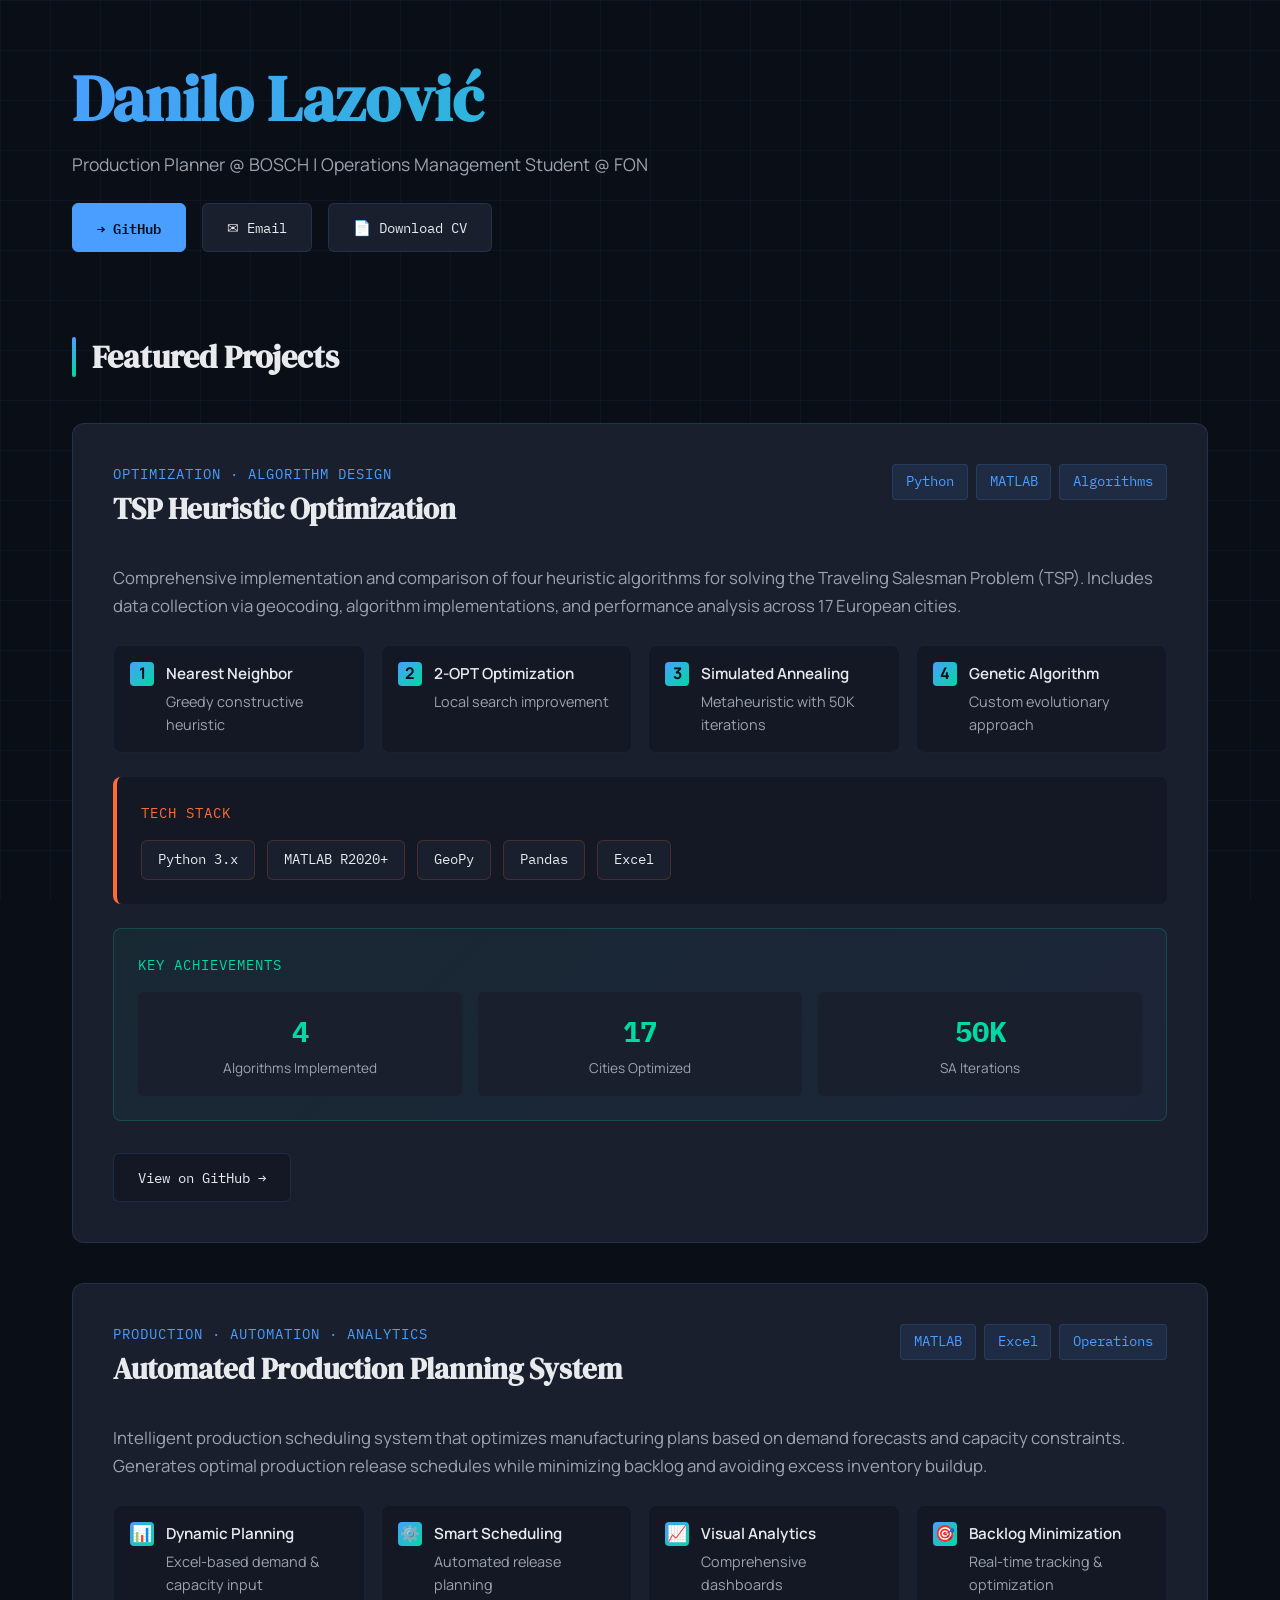
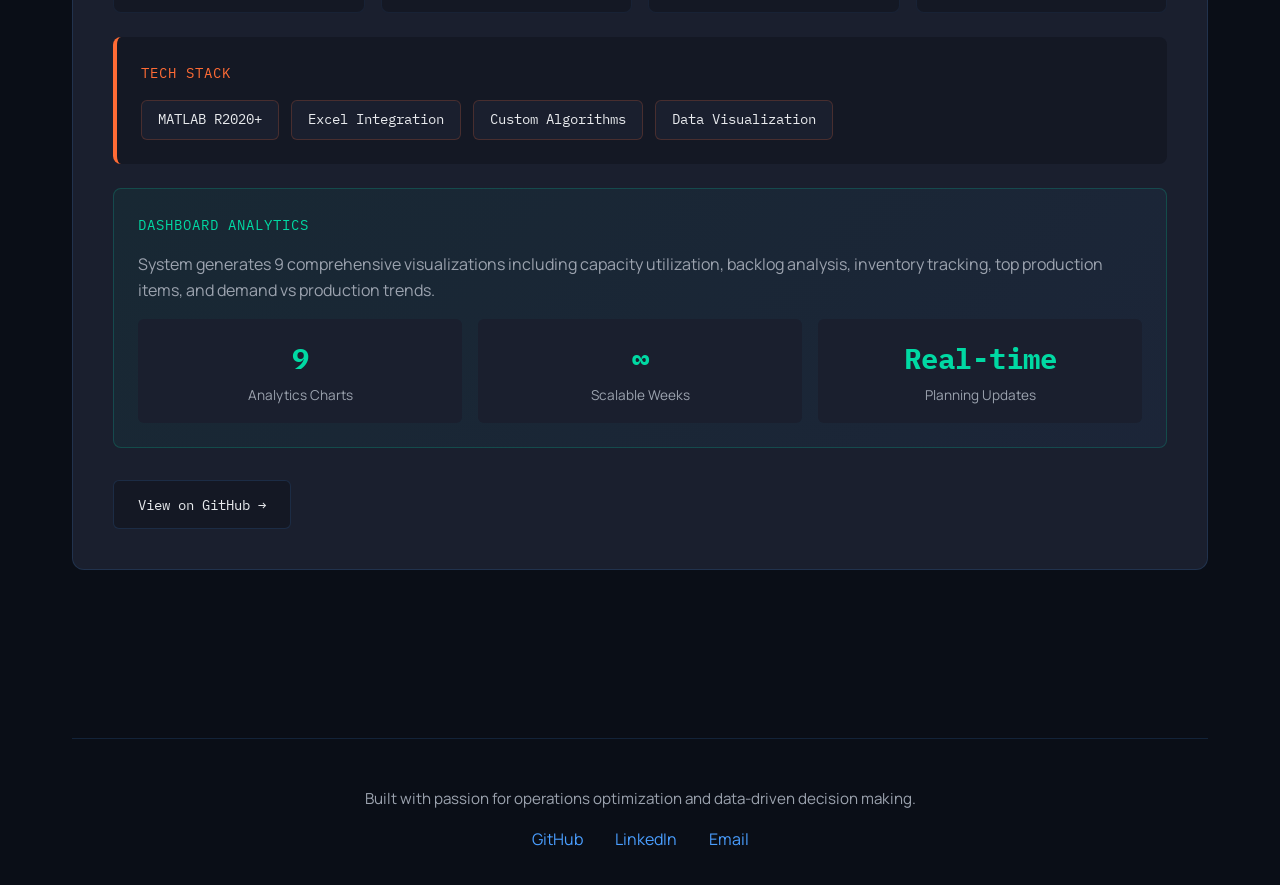
<file: portfolio.html>
<!DOCTYPE html>
<html lang="en">
<head>
    <meta charset="UTF-8">
    <meta name="viewport" content="width=device-width, initial-scale=1.0">
    <title>Danilo Lazović - Operations & Optimization Projects</title>
    <link href="https://fonts.googleapis.com/css2?family=DM+Serif+Display:ital@0;1&family=IBM+Plex+Mono:wght@400;500&family=Manrope:wght@300;400;600;700&display=swap" rel="stylesheet">
    <style>
        :root {
            --bg-primary: #0a0e17;
            --bg-secondary: #141824;
            --bg-card: #1a1f2e;
            --accent-blue: #4a9eff;
            --accent-orange: #ff6b35;
            --accent-green: #00d9a3;
            --text-primary: #e8eaed;
            --text-secondary: #9ca3af;
            --border: rgba(74, 158, 255, 0.15);
            --shadow: rgba(0, 0, 0, 0.4);
        }

        * {
            margin: 0;
            padding: 0;
            box-sizing: border-box;
        }

        body {
            font-family: 'Manrope', sans-serif;
            background: var(--bg-primary);
            color: var(--text-primary);
            line-height: 1.6;
            overflow-x: hidden;
        }

        .bg-grid {
            position: fixed;
            top: 0;
            left: 0;
            right: 0;
            bottom: 0;
            background-image: 
                linear-gradient(rgba(74, 158, 255, 0.05) 1px, transparent 1px),
                linear-gradient(90deg, rgba(74, 158, 255, 0.05) 1px, transparent 1px);
            background-size: 50px 50px;
            pointer-events: none;
            z-index: 0;
        }

        .container {
            max-width: 1200px;
            margin: 0 auto;
            padding: 0 2rem;
            position: relative;
            z-index: 1;
        }

        header {
            padding: 4rem 0 3rem;
            position: relative;
        }

        .header-content {
            display: flex;
            justify-content: space-between;
            align-items: flex-start;
            gap: 2rem;
            flex-wrap: wrap;
        }

        .header-text {
            flex: 1;
            min-width: 300px;
        }

        h1 {
            font-family: 'DM Serif Display', serif;
            font-size: clamp(2.5rem, 5vw, 4rem);
            line-height: 1.1;
            margin-bottom: 1rem;
            background: linear-gradient(135deg, var(--accent-blue) 0%, var(--accent-green) 100%);
            -webkit-background-clip: text;
            -webkit-text-fill-color: transparent;
            background-clip: text;
            animation: fadeInUp 0.8s ease-out;
        }

        .subtitle {
            font-size: 1.1rem;
            color: var(--text-secondary);
            margin-bottom: 1.5rem;
            animation: fadeInUp 0.8s ease-out 0.2s both;
        }

        .header-links {
            display: flex;
            gap: 1rem;
            flex-wrap: wrap;
            animation: fadeInUp 0.8s ease-out 0.4s both;
        }

        .link-btn {
            display: inline-flex;
            align-items: center;
            gap: 0.5rem;
            padding: 0.75rem 1.5rem;
            background: var(--bg-card);
            border: 1px solid var(--border);
            color: var(--text-primary);
            text-decoration: none;
            font-family: 'IBM Plex Mono', monospace;
            font-size: 0.9rem;
            border-radius: 6px;
            transition: all 0.3s ease;
        }

        .link-btn:hover {
            border-color: var(--accent-blue);
            background: rgba(74, 158, 255, 0.1);
            transform: translateY(-2px);
            box-shadow: 0 4px 12px var(--shadow);
        }

        .link-btn.primary {
            background: var(--accent-blue);
            border-color: var(--accent-blue);
            color: var(--bg-primary);
            font-weight: 600;
        }

        .link-btn.primary:hover {
            background: #3b8ae6;
            transform: translateY(-2px) scale(1.02);
        }

        .projects-section {
            padding: 2rem 0 4rem;
        }

        .section-title {
            font-family: 'DM Serif Display', serif;
            font-size: 2rem;
            margin-bottom: 2.5rem;
            color: var(--text-primary);
            display: flex;
            align-items: center;
            gap: 1rem;
        }

        .section-title::before {
            content: '';
            width: 4px;
            height: 40px;
            background: linear-gradient(180deg, var(--accent-blue), var(--accent-green));
            border-radius: 2px;
        }

        .project-card {
            background: var(--bg-card);
            border: 1px solid var(--border);
            border-radius: 12px;
            padding: 2.5rem;
            margin-bottom: 2.5rem;
            position: relative;
            overflow: hidden;
            transition: all 0.4s ease;
            animation: fadeInUp 0.8s ease-out both;
        }

        .project-card:nth-child(1) { animation-delay: 0.1s; }
        .project-card:nth-child(2) { animation-delay: 0.2s; }

        .project-card::before {
            content: '';
            position: absolute;
            top: 0;
            left: 0;
            right: 0;
            height: 4px;
            background: linear-gradient(90deg, var(--accent-blue), var(--accent-green));
            transform: scaleX(0);
            transform-origin: left;
            transition: transform 0.4s ease;
        }

        .project-card:hover::before {
            transform: scaleX(1);
        }

        .project-card:hover {
            border-color: var(--accent-blue);
            box-shadow: 0 8px 24px var(--shadow);
            transform: translateY(-4px);
        }

        .project-header {
            display: flex;
            justify-content: space-between;
            align-items: flex-start;
            gap: 2rem;
            margin-bottom: 1.5rem;
            flex-wrap: wrap;
        }

        .project-title {
            font-family: 'DM Serif Display', serif;
            font-size: 1.8rem;
            color: var(--text-primary);
            margin-bottom: 0.5rem;
        }

        .project-type {
            font-family: 'IBM Plex Mono', monospace;
            font-size: 0.85rem;
            color: var(--accent-blue);
            text-transform: uppercase;
            letter-spacing: 1px;
        }

        .project-tags {
            display: flex;
            gap: 0.5rem;
            flex-wrap: wrap;
        }

        .tag {
            padding: 0.4rem 0.8rem;
            background: rgba(74, 158, 255, 0.1);
            border: 1px solid var(--border);
            border-radius: 4px;
            font-size: 0.85rem;
            font-family: 'IBM Plex Mono', monospace;
            color: var(--accent-blue);
        }

        .project-description {
            color: var(--text-secondary);
            margin-bottom: 1.5rem;
            font-size: 1.05rem;
            line-height: 1.7;
        }

        .features-grid {
            display: grid;
            grid-template-columns: repeat(auto-fit, minmax(250px, 1fr));
            gap: 1rem;
            margin: 1.5rem 0;
        }

        .feature-item {
            display: flex;
            align-items: flex-start;
            gap: 0.75rem;
            padding: 1rem;
            background: var(--bg-secondary);
            border-radius: 8px;
            border: 1px solid rgba(74, 158, 255, 0.08);
            transition: all 0.3s ease;
        }

        .feature-item:hover {
            border-color: var(--accent-blue);
            background: rgba(74, 158, 255, 0.05);
        }

        .feature-icon {
            width: 24px;
            height: 24px;
            border-radius: 4px;
            background: linear-gradient(135deg, var(--accent-blue), var(--accent-green));
            flex-shrink: 0;
            display: flex;
            align-items: center;
            justify-content: center;
            font-weight: bold;
            color: var(--bg-primary);
        }

        .feature-text {
            flex: 1;
        }

        .feature-title {
            font-weight: 600;
            color: var(--text-primary);
            margin-bottom: 0.25rem;
            font-size: 0.95rem;
        }

        .feature-desc {
            color: var(--text-secondary);
            font-size: 0.9rem;
        }

        .tech-stack {
            margin: 1.5rem 0;
            padding: 1.5rem;
            background: var(--bg-secondary);
            border-radius: 8px;
            border-left: 4px solid var(--accent-orange);
        }

        .tech-stack-title {
            font-family: 'IBM Plex Mono', monospace;
            font-size: 0.9rem;
            color: var(--accent-orange);
            margin-bottom: 1rem;
            text-transform: uppercase;
            letter-spacing: 1px;
        }

        .tech-list {
            display: flex;
            gap: 0.75rem;
            flex-wrap: wrap;
        }

        .tech-item {
            padding: 0.5rem 1rem;
            background: var(--bg-card);
            border: 1px solid rgba(255, 107, 53, 0.2);
            border-radius: 6px;
            font-family: 'IBM Plex Mono', monospace;
            font-size: 0.85rem;
            color: var(--text-primary);
        }

        .results-section {
            margin: 1.5rem 0;
            padding: 1.5rem;
            background: linear-gradient(135deg, rgba(0, 217, 163, 0.05), rgba(74, 158, 255, 0.05));
            border-radius: 8px;
            border: 1px solid rgba(0, 217, 163, 0.2);
        }

        .results-title {
            font-family: 'IBM Plex Mono', monospace;
            font-size: 0.9rem;
            color: var(--accent-green);
            margin-bottom: 1rem;
            text-transform: uppercase;
            letter-spacing: 1px;
        }

        .results-grid {
            display: grid;
            grid-template-columns: repeat(auto-fit, minmax(200px, 1fr));
            gap: 1rem;
        }

        .result-item {
            text-align: center;
            padding: 1rem;
            background: var(--bg-card);
            border-radius: 6px;
        }

        .result-value {
            font-size: 1.8rem;
            font-weight: 700;
            color: var(--accent-green);
            font-family: 'IBM Plex Mono', monospace;
        }

        .result-label {
            font-size: 0.85rem;
            color: var(--text-secondary);
            margin-top: 0.25rem;
        }

        .project-links {
            display: flex;
            gap: 1rem;
            margin-top: 2rem;
            flex-wrap: wrap;
        }

        .github-btn {
            display: inline-flex;
            align-items: center;
            gap: 0.5rem;
            padding: 0.75rem 1.5rem;
            background: var(--bg-secondary);
            border: 1px solid var(--border);
            color: var(--text-primary);
            text-decoration: none;
            font-family: 'IBM Plex Mono', monospace;
            font-size: 0.9rem;
            border-radius: 6px;
            transition: all 0.3s ease;
        }

        .github-btn:hover {
            border-color: var(--accent-green);
            background: rgba(0, 217, 163, 0.1);
            transform: translateX(4px);
        }

        footer {
            padding: 3rem 0 2rem;
            text-align: center;
            border-top: 1px solid var(--border);
            margin-top: 4rem;
        }

        .footer-text {
            color: var(--text-secondary);
            font-size: 0.95rem;
        }

        .footer-links {
            margin-top: 1rem;
            display: flex;
            justify-content: center;
            gap: 2rem;
            flex-wrap: wrap;
        }

        .footer-link {
            color: var(--accent-blue);
            text-decoration: none;
            transition: color 0.3s ease;
        }

        .footer-link:hover {
            color: var(--accent-green);
        }

        @keyframes fadeInUp {
            from {
                opacity: 0;
                transform: translateY(30px);
            }
            to {
                opacity: 1;
                transform: translateY(0);
            }
        }

        @media (max-width: 768px) {
            h1 {
                font-size: 2.5rem;
            }

            .project-card {
                padding: 1.5rem;
            }

            .features-grid {
                grid-template-columns: 1fr;
            }
        }
    </style>
</head>
<body>
    <div class="bg-grid"></div>

    <div class="container">
        <header>
            <div class="header-content">
                <div class="header-text">
                    <h1>Danilo Lazović</h1>
                    <p class="subtitle">Production Planner @ BOSCH | Operations Management Student @ FON</p>
                    <div class="header-links">
                        <a href="https://github.com/danilo-lazovic" class="link-btn primary" target="_blank">
                            <span>→</span> GitHub
                        </a>
                        <a href="mailto:dobrilazovic@gmail.com" class="link-btn">
                            <span>✉</span> Email
                        </a>
                        <a href="#" class="link-btn">
                            <span>📄</span> Download CV
                        </a>
                    </div>
                </div>
            </div>
        </header>

        <section class="projects-section">
            <h2 class="section-title">Featured Projects</h2>

            <!-- Project 1: TSP -->
            <div class="project-card">
                <div class="project-header">
                    <div>
                        <div class="project-type">Optimization · Algorithm Design</div>
                        <h3 class="project-title">TSP Heuristic Optimization</h3>
                    </div>
                    <div class="project-tags">
                        <span class="tag">Python</span>
                        <span class="tag">MATLAB</span>
                        <span class="tag">Algorithms</span>
                    </div>
                </div>

                <p class="project-description">
                    Comprehensive implementation and comparison of four heuristic algorithms for solving the Traveling Salesman Problem (TSP). 
                    Includes data collection via geocoding, algorithm implementations, and performance analysis across 17 European cities.
                </p>

                <div class="features-grid">
                    <div class="feature-item">
                        <div class="feature-icon">1</div>
                        <div class="feature-text">
                            <div class="feature-title">Nearest Neighbor</div>
                            <div class="feature-desc">Greedy constructive heuristic</div>
                        </div>
                    </div>
                    <div class="feature-item">
                        <div class="feature-icon">2</div>
                        <div class="feature-text">
                            <div class="feature-title">2-OPT Optimization</div>
                            <div class="feature-desc">Local search improvement</div>
                        </div>
                    </div>
                    <div class="feature-item">
                        <div class="feature-icon">3</div>
                        <div class="feature-text">
                            <div class="feature-title">Simulated Annealing</div>
                            <div class="feature-desc">Metaheuristic with 50K iterations</div>
                        </div>
                    </div>
                    <div class="feature-item">
                        <div class="feature-icon">4</div>
                        <div class="feature-text">
                            <div class="feature-title">Genetic Algorithm</div>
                            <div class="feature-desc">Custom evolutionary approach</div>
                        </div>
                    </div>
                </div>

                <div class="tech-stack">
                    <div class="tech-stack-title">Tech Stack</div>
                    <div class="tech-list">
                        <span class="tech-item">Python 3.x</span>
                        <span class="tech-item">MATLAB R2020+</span>
                        <span class="tech-item">GeoPy</span>
                        <span class="tech-item">Pandas</span>
                        <span class="tech-item">Excel</span>
                    </div>
                </div>

                <div class="results-section">
                    <div class="results-title">Key Achievements</div>
                    <div class="results-grid">
                        <div class="result-item">
                            <div class="result-value">4</div>
                            <div class="result-label">Algorithms Implemented</div>
                        </div>
                        <div class="result-item">
                            <div class="result-value">17</div>
                            <div class="result-label">Cities Optimized</div>
                        </div>
                        <div class="result-item">
                            <div class="result-value">50K</div>
                            <div class="result-label">SA Iterations</div>
                        </div>
                    </div>
                </div>

                <div class="project-links">
                    <a href="https://github.com/danilo-lazovic/tsp-optimization" class="github-btn" target="_blank">
                        View on GitHub →
                    </a>
                </div>
            </div>

            <!-- Project 2: Production Planning -->
            <div class="project-card">
                <div class="project-header">
                    <div>
                        <div class="project-type">Production · Automation · Analytics</div>
                        <h3 class="project-title">Automated Production Planning System</h3>
                    </div>
                    <div class="project-tags">
                        <span class="tag">MATLAB</span>
                        <span class="tag">Excel</span>
                        <span class="tag">Operations</span>
                    </div>
                </div>

                <p class="project-description">
                    Intelligent production scheduling system that optimizes manufacturing plans based on demand forecasts and capacity constraints. 
                    Generates optimal production release schedules while minimizing backlog and avoiding excess inventory buildup.
                </p>

                <div class="features-grid">
                    <div class="feature-item">
                        <div class="feature-icon">📊</div>
                        <div class="feature-text">
                            <div class="feature-title">Dynamic Planning</div>
                            <div class="feature-desc">Excel-based demand & capacity input</div>
                        </div>
                    </div>
                    <div class="feature-item">
                        <div class="feature-icon">⚙️</div>
                        <div class="feature-text">
                            <div class="feature-title">Smart Scheduling</div>
                            <div class="feature-desc">Automated release planning</div>
                        </div>
                    </div>
                    <div class="feature-item">
                        <div class="feature-icon">📈</div>
                        <div class="feature-text">
                            <div class="feature-title">Visual Analytics</div>
                            <div class="feature-desc">Comprehensive dashboards</div>
                        </div>
                    </div>
                    <div class="feature-item">
                        <div class="feature-icon">🎯</div>
                        <div class="feature-text">
                            <div class="feature-title">Backlog Minimization</div>
                            <div class="feature-desc">Real-time tracking & optimization</div>
                        </div>
                    </div>
                </div>

                <div class="tech-stack">
                    <div class="tech-stack-title">Tech Stack</div>
                    <div class="tech-list">
                        <span class="tech-item">MATLAB R2020+</span>
                        <span class="tech-item">Excel Integration</span>
                        <span class="tech-item">Custom Algorithms</span>
                        <span class="tech-item">Data Visualization</span>
                    </div>
                </div>

                <div class="results-section">
                    <div class="results-title">Dashboard Analytics</div>
                    <p style="color: var(--text-secondary); margin-bottom: 1rem;">
                        System generates 9 comprehensive visualizations including capacity utilization, backlog analysis, 
                        inventory tracking, top production items, and demand vs production trends.
                    </p>
                    <div class="results-grid">
                        <div class="result-item">
                            <div class="result-value">9</div>
                            <div class="result-label">Analytics Charts</div>
                        </div>
                        <div class="result-item">
                            <div class="result-value">∞</div>
                            <div class="result-label">Scalable Weeks</div>
                        </div>
                        <div class="result-item">
                            <div class="result-value">Real-time</div>
                            <div class="result-label">Planning Updates</div>
                        </div>
                    </div>
                </div>

                <div class="project-links">
                    <a href="https://github.com/danilo-lazovic/production-planning" class="github-btn" target="_blank">
                        View on GitHub →
                    </a>
                </div>
            </div>
        </section>

        <footer>
            <p class="footer-text">Built with passion for operations optimization and data-driven decision making.</p>
            <div class="footer-links">
                <a href="https://github.com/danilo-lazovic" class="footer-link">GitHub</a>
                <a href="https://linkedin.com/in/danilo-lazovic" class="footer-link">LinkedIn</a>
                <a href="mailto:dobrilazovic@gmail.com" class="footer-link">Email</a>
            </div>
        </footer>
    </div>
</body>
</html>
</file>
<file: assets/css/tokens.css>
/* Tokens from the "Danilo" design system (tokens.json). Two themes: Papir (light, default) and Noc (dark). */
:root {
  --paper: #ece8be;
  --sheet: #fbfaf3;
  --ink: #1c1b17;
  --ink-muted: #5f5c4a;
  --line: #cfc9a0;
  --blue: #4762b0;
  --on-blue: #fbfaf3;
  --coral: #e88a66;
  --coral-ink: #a8401c;
  --on-coral: #1c1b17;
  --sky: #afc4ec;
  --sage: #c3dca0;
  --on-field: #1c1b17;
  --shadow-sheet: 4px 4px 0 0 #afc4ec;
  --shadow-none: none;

  --font-mono: "Courier Prime", "Courier New", ui-monospace, monospace;
  --font-sans: "Instrument Sans", system-ui, sans-serif;
  --font-hand: Caveat, "Segoe Print", cursive;

  --space-1: 4px;
  --space-2: 8px;
  --space-3: 16px;
  --space-4: 24px;
  --space-5: 40px;
  --space-6: 64px;
  --space-7: 104px;

  --radius-0: 0px;
  --radius-sm: 3px;
  --stroke-hair: 1px;
  --stroke-rule: 2px;
  color-scheme: light;
}

@media (prefers-color-scheme: dark) {
  :root:not([data-theme="light"]) {
    --paper: #17160f;
    --sheet: #222017;
    --ink: #ece8ce;
    --ink-muted: #a9a58c;
    --line: #3a3726;
    --blue: #94aeee;
    --on-blue: #17160f;
    --coral: #ee8a63;
    --coral-ink: #f29c7a;
    --on-coral: #17160f;
    --sky: #3e4f7a;
    --sage: #4c5e36;
    --on-field: #ece8ce;
    --shadow-sheet: 4px 4px 0 0 #3e4f7a;
    color-scheme: dark;
  }
}

:root[data-theme="dark"] {
  --paper: #17160f;
  --sheet: #222017;
  --ink: #ece8ce;
  --ink-muted: #a9a58c;
  --line: #3a3726;
  --blue: #94aeee;
  --on-blue: #17160f;
  --coral: #ee8a63;
  --coral-ink: #f29c7a;
  --on-coral: #17160f;
  --sky: #3e4f7a;
  --sage: #4c5e36;
  --on-field: #ece8ce;
  --shadow-sheet: 4px 4px 0 0 #3e4f7a;
  color-scheme: dark;
}
</file>
<file: assets/css/ds.css>
/* Components from the "Danilo" design system (components/bundle.css), unchanged apart from the font import, which lives in index.html. */

.dn-root {
  background: var(--paper);
  color: var(--ink);
  font-family: var(--font-sans);
  font-size: 17px;
  line-height: 26px;
}

.dn-root :focus-visible {
  outline: var(--stroke-rule) solid var(--blue);
  outline-offset: 3px;
}

:where(.dn-root) a:not([class]) {
  color: var(--blue);
  text-underline-offset: 3px;
  text-decoration-thickness: 1px;
}
:where(.dn-root) a:not([class]):hover { text-decoration-style: dashed; }

/* shared mono label voice */
.dn-btn, .dn-tag, .dn-label, .dn-nav, .dn-card__meta {
  font-family: var(--font-mono);
  font-weight: 700;
  font-size: 13px;
  line-height: 16px;
  letter-spacing: 0.06em;
  text-transform: uppercase;
}

/* Button: [ text ] */
.dn-btn {
  display: inline-flex;
  align-items: center;
  gap: var(--space-1);
  padding: var(--space-2) var(--space-2);
  border: 0;
  border-radius: var(--radius-0);
  background: transparent;
  color: var(--ink);
  text-decoration: none;
  cursor: pointer;
  transition: background-color 120ms ease;
}
.dn-btn::before { content: "["; color: var(--blue); }
.dn-btn::after { content: "]"; color: var(--blue); }
.dn-btn:hover { background: var(--sky); color: var(--on-field); }
.dn-btn--fill { background: var(--blue); color: var(--on-blue); padding-inline: var(--space-3); }
.dn-btn--fill::before, .dn-btn--fill::after { color: var(--on-blue); }
.dn-btn--fill:hover { background: var(--ink); color: var(--paper); }
.dn-btn--fill:hover::before, .dn-btn--fill:hover::after { color: var(--paper); }
.dn-btn[disabled] { color: var(--ink-muted); cursor: not-allowed; background: transparent; }
.dn-btn[disabled]::before, .dn-btn[disabled]::after { color: var(--ink-muted); }

/* Tag: [python] */
.dn-tag {
  display: inline-block;
  padding: 2px var(--space-1);
  color: var(--ink-muted);
  font-size: 12px;
  line-height: 14px;
  white-space: nowrap;
}
.dn-tag::before { content: "["; }
.dn-tag::after { content: "]"; }
.dn-tag--hot { background: var(--sage); color: var(--on-field); }
.dn-tags { display: flex; flex-wrap: wrap; gap: var(--space-1) var(--space-2); }

/* SectionLabel: :/ <name_> */
.dn-label { display: inline-flex; align-items: baseline; gap: var(--space-2); }
.dn-label__path { color: var(--blue); }
.dn-label__name { background: var(--coral); color: var(--on-coral); padding: 2px 6px; }

/* Heading with an ASCII underline */
.dn-heading {
  display: inline-block;
  max-width: 100%;
  margin: 0;
  font: italic 400 48px/52px var(--font-mono);
  color: var(--ink);
}
.dn-heading::after {
  content: "================================================================================================================";
  display: block;
  max-width: 0;
  min-width: calc(100% - 0.6em);
  overflow: hidden;
  white-space: nowrap;
  margin: var(--space-1) 0 0 0.6em;
  font: normal 400 14px/14px var(--font-mono);
  letter-spacing: 0;
  color: var(--coral);
}
.dn-heading--wave::after { content: "~~~~~~~~~~~~~~~~~~~~~~~~~~~~~~~~~~~~~~~~~~~~~~~~~~~~~~~~~~~~~~~~~~~~~~~~~~~~~~~~~~~~~~~~~~~~~~~~~~~~~~~~~~~~~~~~"; color: var(--blue); }
.dn-heading--display { font-size: 96px; line-height: 0.95; letter-spacing: -0.02em; }

/* Divider */
.dn-divider {
  overflow: hidden;
  white-space: nowrap;
  margin: var(--space-4) 0;
  font: 400 14px/14px var(--font-mono);
  color: var(--ink-muted);
  user-select: none;
}
.dn-divider::before { content: "-=-=-=-=-=-=-=-=-=-=-=-=-=-=-=-=-=-=-=-=-=-=-=-=-=-=-=-=-=-=-=-=-=-=-=-=-=-=-=-=-=-=-=-=-=-=-=-=-=-=-=-=-=-=-=-=-=-=-=-=-=-=-=-=-=-=-=-=-=-="; }
.dn-divider--dots::before { content: ". : . : . : . : . : . : . : . : . : . : . : . : . : . : . : . : . : . : . : . : . : . : . : . : . : . : . : . : . : . : . : . : . : . : . : . : . : . : . : . : . : . : . : . : . : . : . : . : . : . : ."; }
.dn-divider--plus::before { content: "[base64]"; }

/* Frame: dashed box with + corners */
.dn-frame {
  position: relative;
  padding: var(--space-4);
  border: var(--stroke-hair) dashed var(--ink-muted);
}
.dn-frame::before, .dn-frame::after {
  content: "+ +";
  position: absolute;
  left: -5px;
  right: -5px;
  height: 14px;
  font: 400 14px/14px var(--font-mono);
  color: var(--ink-muted);
  text-align: justify;
  text-align-last: justify;
  pointer-events: none;
}
.dn-frame::before { top: -8px; }
.dn-frame::after { bottom: -7px; }

/* Note: handwriting in the margin */
.dn-note {
  display: inline-flex;
  align-items: flex-end;
  gap: var(--space-1);
  font: 500 28px/30px var(--font-hand);
  color: var(--blue);
  transform: rotate(-4deg);
  transform-origin: left bottom;
}
.dn-note svg { flex: none; stroke: currentColor; fill: none; stroke-width: 2; stroke-linecap: round; }
.dn-note--coral { color: var(--coral-ink); }

/* ProjectCard */
.dn-card {
  display: flex;
  flex-direction: column;
  background: var(--sheet);
  color: var(--ink);
  box-shadow: var(--shadow-sheet);
  text-decoration: none;
  transition: transform 140ms ease, box-shadow 140ms ease;
}
a.dn-card:hover { transform: translate(-3px, -3px); box-shadow: 7px 7px 0 0 var(--sky); }
.dn-card__media {
  position: relative;
  aspect-ratio: 16 / 10;
  overflow: hidden;
  background: var(--sheet);
  color: var(--blue);
  border-bottom: var(--stroke-hair) dashed var(--ink-muted);
}
.dn-card__media--sky { background: var(--sky); color: var(--blue); }
.dn-card__media--sage { background: var(--sage); color: var(--on-field); }
.dn-card__media pre { margin: 0; padding: var(--space-3); font: 400 7px/1 var(--font-mono); }
.dn-card__body { display: flex; flex-direction: column; gap: var(--space-2); padding: var(--space-4); }
.dn-card__meta { margin: 0; color: var(--ink-muted); }
.dn-card__title { margin: 0; font: 700 26px/32px var(--font-mono); }
.dn-card__text { margin: 0 0 var(--space-2); }
.dn-card__note { position: absolute; right: var(--space-3); bottom: var(--space-2); }

/* Ascii */
.dn-ascii {
  position: relative;
  margin: 0;
  padding: var(--space-4);
  background: var(--sheet);
  color: var(--blue);
  font: 400 11px/1 var(--font-mono);
  white-space: pre;
  overflow: hidden;
  box-shadow: var(--shadow-sheet);
}
.dn-ascii--bare { background: transparent; box-shadow: none; padding: 0; }
.dn-ascii--ink { color: var(--ink); }
.dn-ascii__cut {
  position: absolute;
  top: var(--space-3);
  bottom: var(--space-3);
  border-left: var(--stroke-rule) dashed var(--coral);
}

/* Nav */
.dn-nav {
  display: flex;
  align-items: center;
  justify-content: space-between;
  gap: var(--space-4);
  padding: var(--space-3) 0;
  border-bottom: var(--stroke-hair) solid var(--line);
}
.dn-nav__home { color: var(--ink); text-decoration: none; text-transform: none; letter-spacing: 0; font-size: 15px; }
.dn-nav__home span { color: var(--blue); }
.dn-nav ul { display: flex; gap: var(--space-3); margin: 0; padding: 0; list-style: none; }
.dn-nav ul a { color: var(--ink-muted); text-decoration: none; }
.dn-nav ul a::before { content: "["; visibility: hidden; color: var(--blue); }
.dn-nav ul a::after { content: "]"; visibility: hidden; color: var(--blue); }
.dn-nav ul a:hover { color: var(--ink); }
.dn-nav ul a[aria-current="page"] { color: var(--ink); }
.dn-nav ul a[aria-current="page"]::before, .dn-nav ul a[aria-current="page"]::after { visibility: visible; }
</file>
<file: assets/css/site.css>
/* Page layout on top of the design system. Everything visual comes from tokens.css and ds.css. */

html[data-lang="en"] [data-l="sr"],
html[data-lang="sr"] [data-l="en"] { display: none !important; }

* { box-sizing: border-box; }
html { scroll-behavior: smooth; scroll-padding-top: var(--space-4); }
@media (prefers-reduced-motion: reduce) { html { scroll-behavior: auto; } }

body { margin: 0; background: var(--paper); }
::selection { background: var(--sky); color: var(--on-field); }

.page { max-width: 1240px; margin: 0 auto; padding: 0 var(--space-6); }
@media (max-width: 720px) { .page { padding: 0 var(--space-3); } }

/* Nav: the design-system Nav plus two quiet toggles */
.dn-nav { flex-wrap: wrap; row-gap: var(--space-2); }
.nav-right { display: flex; align-items: center; gap: var(--space-4); flex-wrap: wrap; }
.toggles { display: flex; gap: var(--space-1); }
.toggles .dn-btn { padding: var(--space-1) var(--space-1); color: var(--ink-muted); }
.toggles .dn-btn:hover { color: var(--on-field); }
@media (max-width: 560px) { .dn-nav ul { gap: var(--space-2); } .nav-right { gap: var(--space-2); } }

/* Hero: name, path, and the small ASCII animation on one sky field */
.hero {
  display: grid; grid-template-columns: minmax(0, 1fr) minmax(0, 540px); gap: var(--space-5);
  align-items: end; padding: var(--space-7) 0 var(--space-6);
}
.hero-name { margin: 0; font: italic 400 clamp(52px, 8.4vw, 112px)/0.92 var(--font-mono); letter-spacing: -0.02em; }
.hero-path { margin: var(--space-3) 0 0 4px; font: 700 13px/20px var(--font-mono); letter-spacing: 0.06em; text-transform: uppercase; color: var(--ink-muted); }
.hero-path span { color: var(--blue); }
.hero-line { margin: var(--space-4) 0 0 4px; max-width: 34ch; font: 400 20px/30px var(--font-sans); }
.hero-art { position: relative; background: var(--sky); padding: var(--space-4); container-type: inline-size; }
.hero-art pre {
  margin: 0; color: var(--blue); white-space: pre; overflow: hidden;
  font: 400 min(13px, calc(100cqw / 37.2))/1 var(--font-mono);
}
.hero-art .cut { color: var(--coral-ink); }
.hero-art .wall { opacity: 0.5; }
.hero-art { cursor: pointer; }
.hero-art .cat-ascii { font-size: min(13px, calc(100cqw / 29)); font-weight: 400; width: fit-content; margin: 0 auto; }
.hero-art .cat-ascii b { font-weight: 700; }
.hero-art .cat-ascii .eye { color: #fbfaf3; }
.hero-art .cat-ascii .pink { color: #f7a8b8; }
:root[data-theme="dark"] .hero-art .cat-ascii .eye { color: #ffffff; }
.flow-box { margin-top: var(--space-6); }
.hero-art .dn-note { position: absolute; right: var(--space-4); top: calc(var(--space-3) * -1.6); color: var(--ink); }
@media (max-width: 900px) {
  .hero { grid-template-columns: 1fr; padding-top: var(--space-6); gap: var(--space-5); }
}

/* Section openers. The underscore in <work_> is a cursor: it blinks in the section you are reading. */
.cur { font-style: normal; }
.here .cur { animation: blink 1.1s steps(1, end) infinite; }
@keyframes blink { 50% { opacity: 0; } }
@media (prefers-reduced-motion: reduce) { .here .cur { animation: none; } }
.sec { padding-top: var(--space-6); }
.sec-head { display: flex; flex-direction: column; align-items: flex-start; gap: var(--space-3); margin-bottom: var(--space-5); }

/* Project grid */
.grid { display: grid; grid-template-columns: repeat(auto-fill, minmax(300px, 1fr)); gap: var(--space-5); padding: 0 7px 7px 0; }
.dn-card__media { container-type: inline-size; }
.dn-card__media pre { font-size: min(7px, calc((100cqw - 32px) / 47.5)); white-space: pre; }
.dn-card__title { font-style: normal; position: relative; }
/* A prompt appears in front of the title of the card you are on. */
a.dn-card .dn-card__title::before { content: ">"; position: absolute; left: -17px; color: var(--blue); opacity: 0; }
a.dn-card:hover .dn-card__title::before, a.dn-card:focus-visible .dn-card__title::before { opacity: 1; }

/* Where a project lives, written as a path: :/kafeterija/2026 */
.path { text-transform: none; letter-spacing: 0; font-size: 14px; }
.path b { color: var(--blue); font-weight: 700; }

/* On a phone the grid is only an index: the drawings come once, in the case studies below. */
@media (max-width: 640px) {
  .grid { gap: var(--space-3); }
  .grid .dn-card__media, .grid .dn-tags { display: none; }
  .grid .dn-card__body { padding: var(--space-3); gap: var(--space-1); }
  .grid .dn-card__title { font-size: 21px; line-height: 26px; }
  .grid .dn-card__text { margin: 0; font-size: 15px; line-height: 22px; }
}

/* Case studies: the drawing on the left, what the thing does on the right */
.case { display: grid; grid-template-columns: minmax(0, 1.12fr) minmax(0, 1fr); gap: var(--space-5) var(--space-6); padding: var(--space-6) 0; align-items: start; }
.case + .dn-divider { margin: 0; }
.case-text > * + * { margin-top: var(--space-3); }
.case-text .dn-card__meta { margin: 0 0 var(--space-3); }
.case-text h2.dn-heading { margin-bottom: var(--space-2); font-size: 40px; line-height: 44px; }
.lead { font: 400 20px/30px var(--font-sans); margin: var(--space-4) 0 0; }
.case-text p { margin: 0; }
.case-text p + p { margin-top: var(--space-3); }
.case-text blockquote { margin: var(--space-4) 0 0; padding: 0; font: italic 400 17px/26px var(--font-mono); color: var(--ink); }
.does { list-style: none; margin: var(--space-4) 0 0; padding: 0; display: grid; gap: var(--space-2); }
.does li { position: relative; padding-left: 26px; }
.does li::before { content: "+"; position: absolute; left: 2px; top: 0; font: 700 17px/26px var(--font-mono); color: var(--blue); }
.does b { font-weight: 600; }
.case-text .does + p { margin-top: var(--space-4); color: var(--ink-muted); }
.facts { margin-top: var(--space-4) !important; padding-top: var(--space-3); border-top: var(--stroke-hair) dashed var(--ink-muted); font-size: 15px; line-height: 24px; }
.facts dt { font-weight: 700; font-size: 13px; line-height: 24px; letter-spacing: 0.06em; text-transform: uppercase; }
.art { margin: 0; display: flex; flex-direction: column; gap: var(--space-3); padding-right: 6px; }
.art-box { position: relative; container-type: inline-size; }
.art .dn-ascii { font-size: min(15px, calc((100cqw - 48px) / 47.5)); }
.art figcaption { color: var(--ink-muted); font: 400 14px/20px var(--font-sans); }
.art .dn-note { position: absolute; font-size: clamp(17px, 5.2cqw, 28px); line-height: 1.1; }
.frame-k { font: 700 13px/16px var(--font-mono); letter-spacing: 0.06em; text-transform: uppercase; color: var(--ink-muted); margin-bottom: var(--space-1) !important; }
.frame-links { display: flex; flex-wrap: wrap; gap: var(--space-2); margin-top: var(--space-3); margin-left: calc(var(--space-2) * -1); }
.muted { color: var(--ink-muted); }
.mono { font-family: var(--font-mono); }
@media (max-width: 980px) {
  .case { grid-template-columns: 1fr; gap: var(--space-4); padding: var(--space-5) 0; }
  .case-text h2.dn-heading { font-size: 34px; line-height: 38px; }
}

/* A drawing prints line by line the first time it scrolls into view, and the rule under the title draws
   itself. main.js adds .js to <html> and .in to a case; without JavaScript everything is simply there. */
.js .case .dn-heading::after { clip-path: inset(0 100% 0 0); }
.js .case.in .dn-heading::after { clip-path: inset(0); transition: clip-path 700ms steps(28) 150ms; }
.js .case:not(.in) .art .ink { visibility: hidden; }
.art .ink { display: block; }
@media (prefers-reduced-motion: reduce) {
  .js .case .dn-heading::after { clip-path: none; transition: none; }
  .js .case:not(.in) .art .ink { visibility: visible; }
}

/* Info */
.info { display: grid; grid-template-columns: minmax(0, 1.25fr) minmax(0, 1fr); gap: var(--space-6); }
.info p { margin: 0; }
.info p + p { margin-top: var(--space-3); }
.rows { margin: 0; display: grid; grid-template-columns: max-content 1fr; gap: var(--space-2) var(--space-4); }
.rows dt { font: 400 14px/26px var(--font-mono); color: var(--ink-muted); white-space: nowrap; }
.rows dd { margin: 0; }
.rows dd span { color: var(--ink-muted); }
.rows + .frame-k { margin-top: var(--space-5) !important; }
@media (max-width: 980px) { .info { grid-template-columns: 1fr; } }
@media (max-width: 480px) { .rows { grid-template-columns: 1fr; gap: 0; } .rows dd { margin-bottom: var(--space-3); } }

/* Contact */
.contact { padding: var(--space-6) 0 var(--space-7); }
.mail {
  display: inline-block; margin-top: var(--space-4); font: italic 400 clamp(26px, 5vw, 56px)/1.1 var(--font-mono);
  color: var(--blue); text-decoration: none; word-break: break-all;
}
.mail:hover { text-decoration: underline dashed; text-underline-offset: 8px; text-decoration-thickness: 2px; }
.contact .frame-links { margin-top: var(--space-4); }

footer { padding: var(--space-3) 0 var(--space-5); display: flex; flex-wrap: wrap; justify-content: space-between; gap: var(--space-2) var(--space-4); }
footer p { margin: 0; font: 400 13px/20px var(--font-mono); color: var(--ink-muted); }
footer kbd { font: inherit; color: var(--ink); }
footer kbd::before { content: "["; color: var(--blue); }
footer kbd::after { content: "]"; color: var(--blue); }
.keys { display: none; }
@media (hover: hover) and (pointer: fine) { .keys { display: block; } }

/* 404 */
.lost { min-height: 70vh; display: flex; flex-direction: column; justify-content: center; align-items: flex-start; gap: var(--space-4); padding: var(--space-6) 0; }
.lost h1 { margin: 0; font: italic 400 clamp(64px, 16vw, 168px)/0.9 var(--font-mono); letter-spacing: -0.02em; }
.lost h1 span { color: var(--blue); }
.lost p { margin: 0; max-width: 40ch; font: 400 20px/30px var(--font-sans); }
</file>
